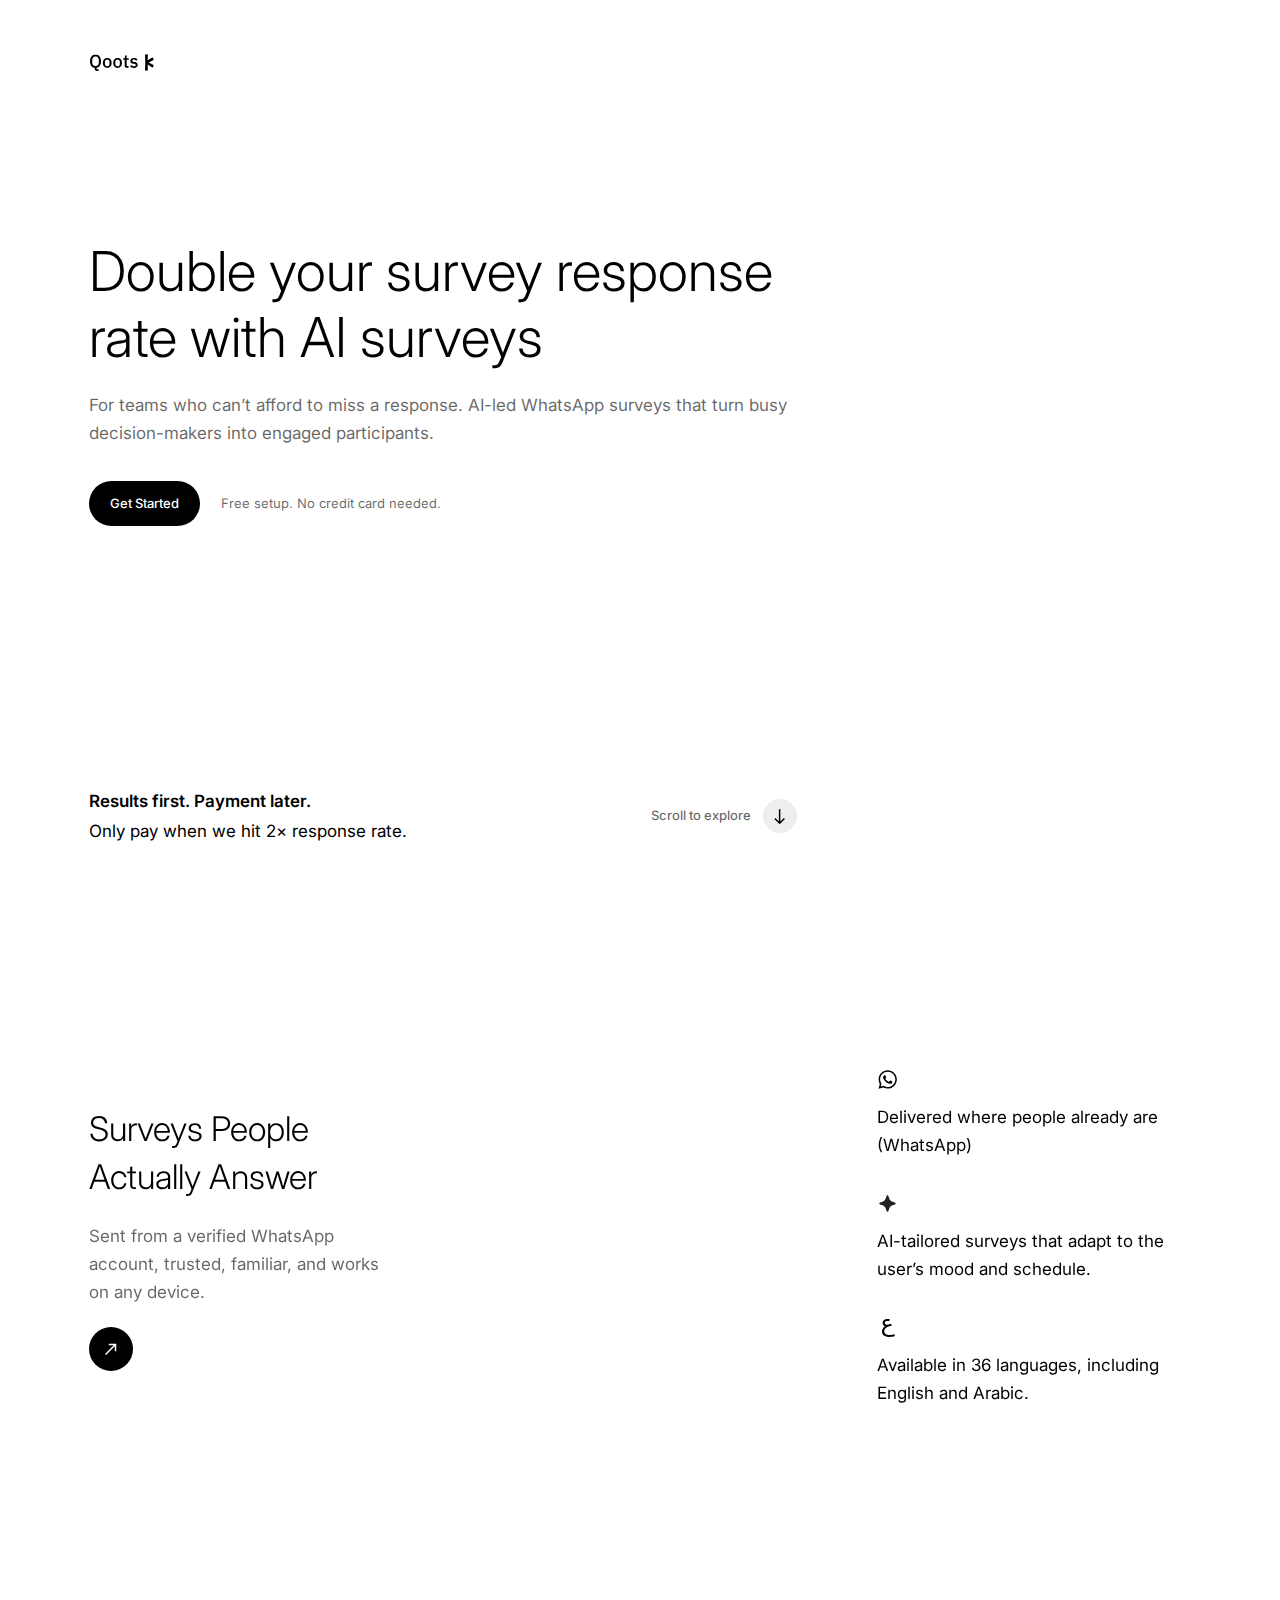
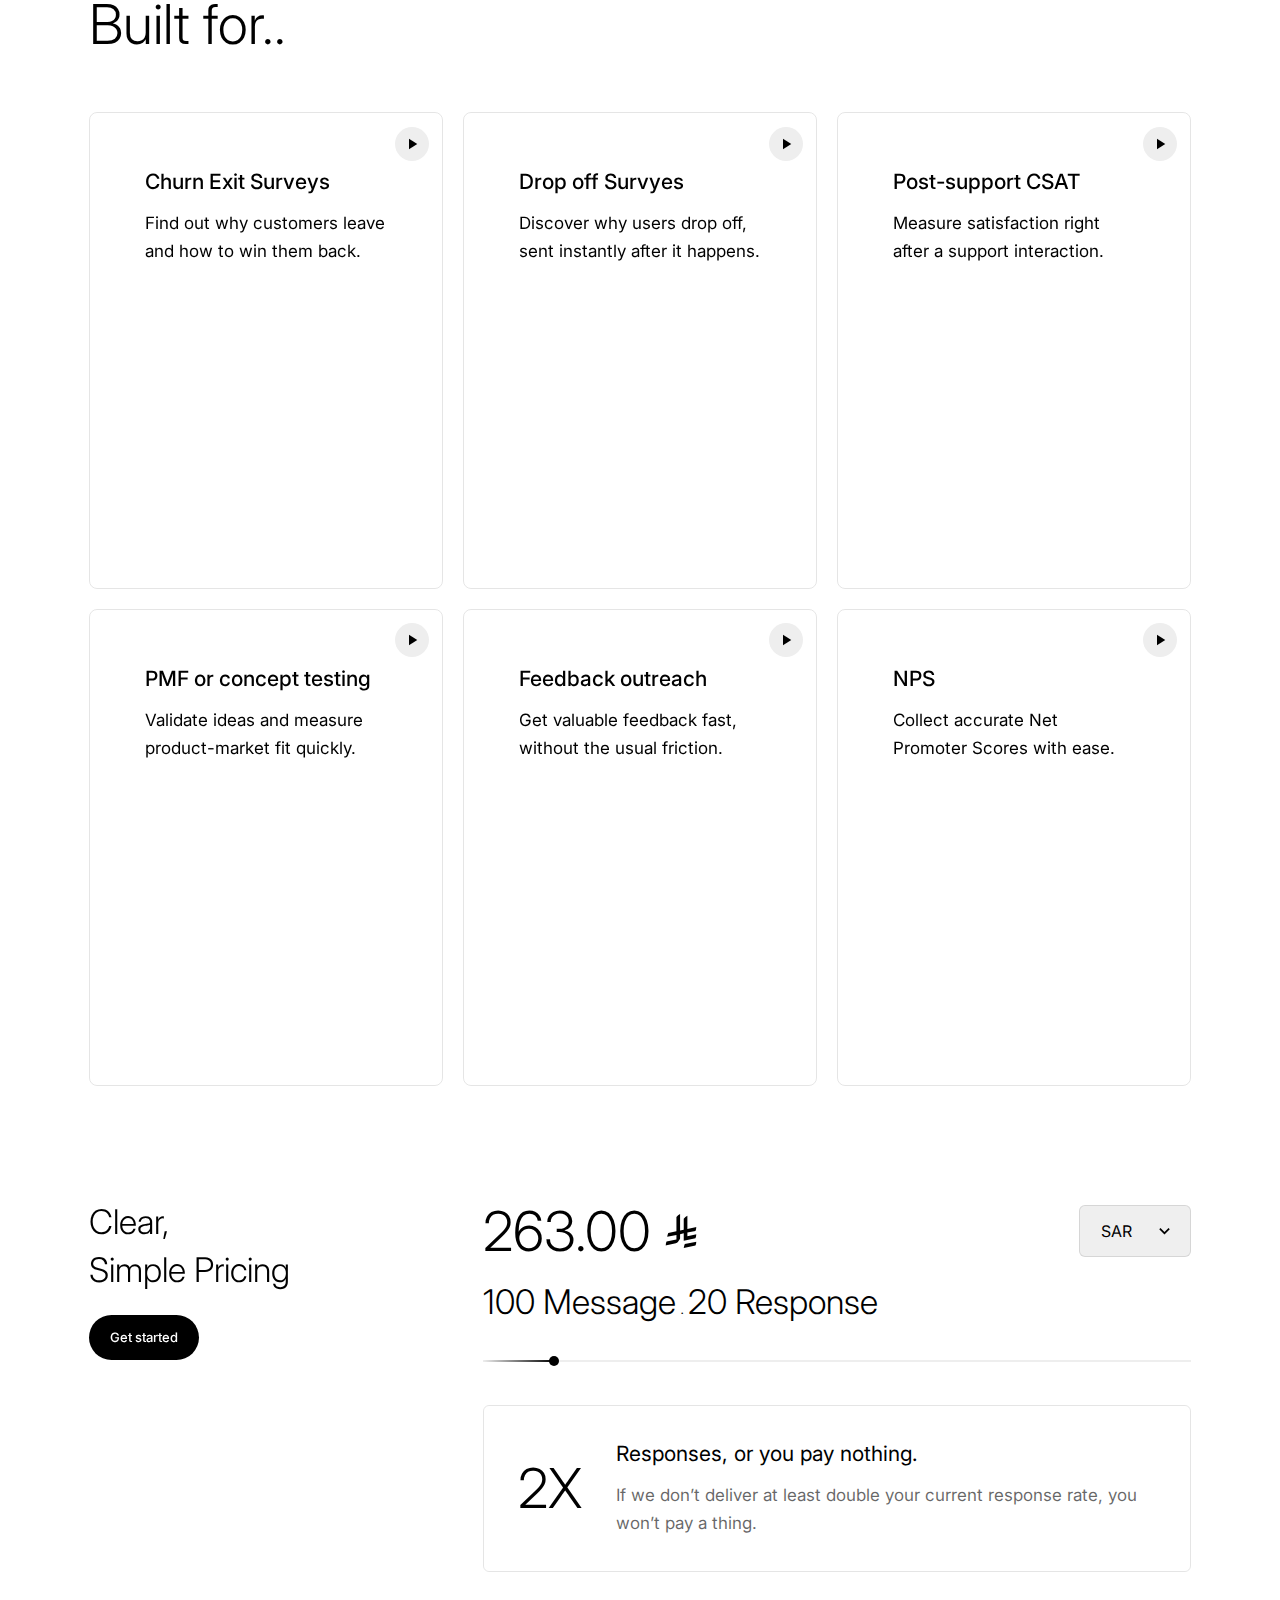
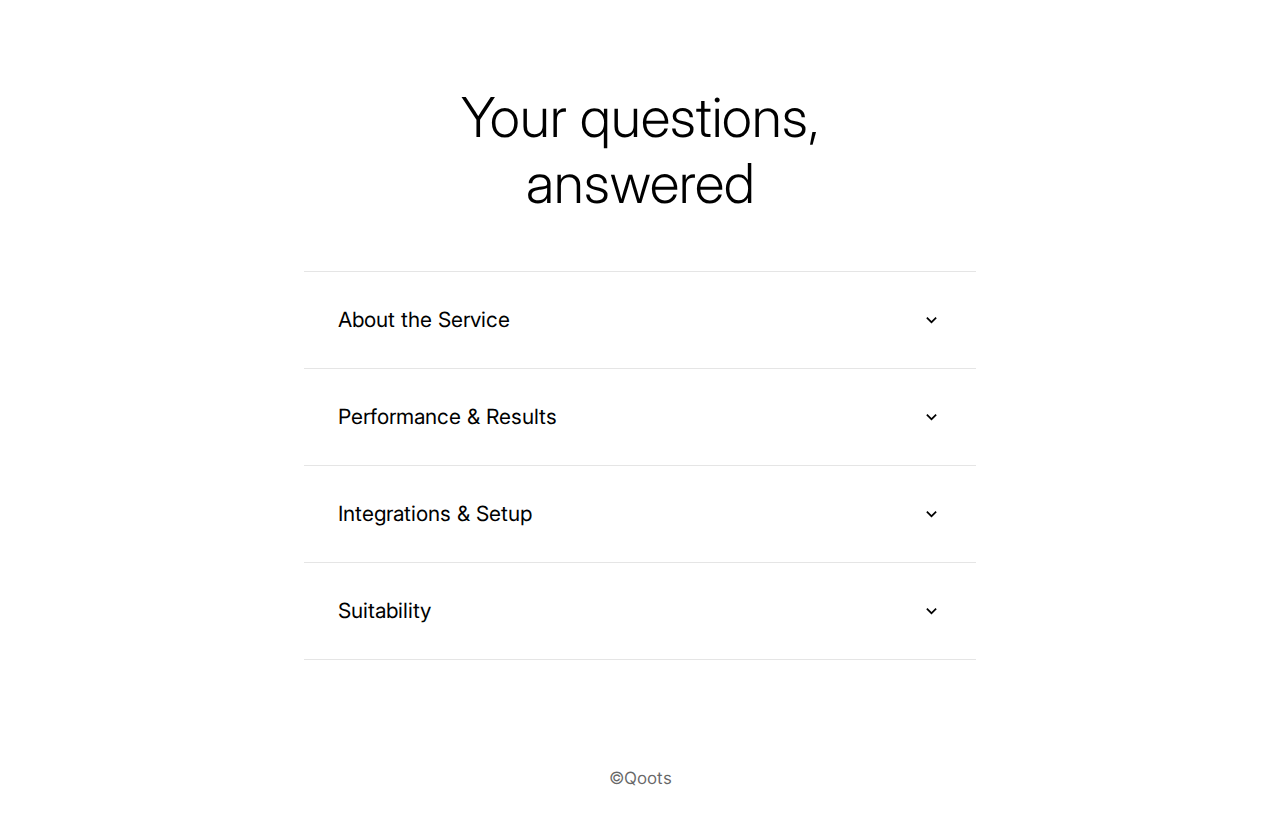
<file: index.html>
<!DOCTYPE html>
<html lang="en" dir="ltr" class="scroll-smooth">

<head>
    <meta charset="UTF-8" />
    <meta name="viewport" content="width=device-width, initial-scale=1.0" />
    <link rel="preconnect" href="https://fonts.googleapis.com" />
    <link rel="preconnect" href="https://fonts.gstatic.com" crossorigin />
    <link
        href="https://fonts.googleapis.com/css2?family=Inter:ital,opsz,wght@0,14..32,100..900;1,14..32,100..900&display=swap"
        rel="stylesheet" />
    <link href="assets/styles/styles.css" rel="stylesheet" />
    <title>DesignPeer - Ai Surveys</title>
    <meta name="description" content="---" />
    <link rel="icon" href="assets/images/favicon.ico" type="image/x-icon" sizes="16x16" />
</head>

<body class="font-Inter antialiased">
    <header class="absolute top-0 left-0 w-full py-[22px] lg:py-12 z-50">
        <div class="container">
            <a href="index.html">
                <img src="assets/images/logo.svg" width="65" height="25" alt="DesignPeer Logo" />
            </a>
        </div>
    </header>
    <main>

        <!-- HERO SECTION  -->
        <section class="flex flex-col gap-7">
            <div class="container grid grid-cols-1 lg:grid-cols-3 gap-20">
                <div class="lg:col-span-2 flex flex-col gap-20 lg:h-screen max-h-[1000px] pt-20 lg:py-14">
                    <div class="flex-1 flex flex-col justify-center gap-[34px]">
                        <div class="flex flex-col gap-[21px]">
                            <h2 class="font-light text-[34px] leading-[44px] lg:text-[55px] lg:leading-[66px]">
                                Double your survey response rate with AI surveys
                            </h2>
                            <p class="text-black/60 text-[17px] leading-[28px]">
                                For teams who can’t afford to miss a response. AI-led WhatsApp surveys that turn busy
                                decision-makers into engaged participants.
                            </p>
                        </div>
                        <div class="flex flex-col lg:flex-row lg:items-center gap-[13px] lg:gap-[21px]">
                            <a href="#" class="primary-btn py-[13px] px-[21px]">
                                Get Started
                            </a>
                            <p class="text-[13px] text-black/60 ">
                                Free setup. No credit card needed.
                            </p>
                        </div>
                    </div>

                    <div class="hidden lg:flex flex-col lg:flex-row items-center lg:justify-between gap-[21px] ">
                        <p class="flex flex-col gap-1 text-[17px] leading-[26px]">
                            <span class="font-semibold"> Results first. Payment later.</span>
                            Only pay when we hit 2× response rate.
                        </p>

                        <a href="#explore-section"
                            class="group hidden lg:flex items-center gap-3 text-[13px] text-black/60 font-medium">
                            Scroll to explore
                            <span
                                class="rounded-full bg-[#EEEEEE] inline-flex justify-center items-center size-[34px] overflow-hidden">
                                <svg class="animate-arrow-down" width="18" height="18" viewBox="0 0 18 18" fill="none"
                                    xmlns="http://www.w3.org/2000/svg">
                                    <g clip-path="url(#clip0_641_6056)">
                                        <path
                                            d="M13.9283 12.0267L12.8676 10.966L9.37542 14.4582L9.37542 2.17047L7.87459 2.17047V14.4582L4.38236 10.966L3.3217 12.0267L8.625 17.33L13.9283 12.0267Z"
                                            fill="black"></path>
                                    </g>
                                    <defs>
                                        <clipPath id="clip0_641_6056">
                                            <rect width="18" height="18" fill="white"></rect>
                                        </clipPath>
                                    </defs>
                                </svg>
                                <span class="sr-only">Scroll Down Button</span>
                            </span>
                        </a>
                    </div>
                </div>
                <div class="flex flex-col justify-end items-center relative">
                    <video class="w-full object-contain" width="400" height="560" autoplay loop muted playsinline>
                        <source src="assets/videos/hero.mp4" type="video/mp4">
                    </video>
                    <div
                        class="h-[50px] absolute bottom-0 left-0 w-full bg-gradient-to-b from-transparent to-white z-[2]">
                    </div>
                </div>
            </div>
            <div class="lg:hidden container">
                <div class="flex flex-col lg:flex-row items-center justify-center lg:justify-between gap-[21px] ">
                    <p class="flex flex-col gap-1 text-[17px] leading-[26px] text-center">
                        <span class="font-semibold"> Results first. Payment later.</span>
                        Only pay when we hit 2× response rate.
                    </p>

                    <a href="#explore-section"
                        class="group hidden lg:flex items-center gap-3 text-[13px] text-black/60 font-medium">
                        Scroll to explore
                        <span
                            class="rounded-full bg-[#EEEEEE] inline-flex justify-center items-center size-[34px] overflow-hidden">
                            <svg class="animate-arrow-down" width="18" height="18" viewBox="0 0 18 18" fill="none"
                                xmlns="http://www.w3.org/2000/svg">
                                <g clip-path="url(#clip0_641_6056)">
                                    <path
                                        d="M13.9283 12.0267L12.8676 10.966L9.37542 14.4582L9.37542 2.17047L7.87459 2.17047V14.4582L4.38236 10.966L3.3217 12.0267L8.625 17.33L13.9283 12.0267Z"
                                        fill="black"></path>
                                </g>
                                <defs>
                                    <clipPath id="clip0_641_6056">
                                        <rect width="18" height="18" fill="white"></rect>
                                    </clipPath>
                                </defs>
                            </svg>
                            <span class="sr-only">Scroll Down Button</span>
                        </span>
                    </a>
                </div>
            </div>
        </section>
        <!-- =================================================================================================================== -->

        <!-- SECTION 2 -->
        <section id="explore-section" class="pt-20 pb-10 lg:pt-24 lg:pb-14">
            <div
                class="container grid grid-cols-1 lg:grid-cols-3 gap-[21px] lg:gap-20 items-center lg:sticky lg:top-1/3">
                <div class="flex flex-col gap-[21px]">
                    <h2 class="text-[34px] text-black font-light leading-[48px]">
                        Surveys People <br />
                        Actually Answer
                    </h2>
                    <p class="text-[17px] text-black/60 leading-[28px]">
                        Sent from a verified WhatsApp account, trusted, familiar, and works on any device.
                    </p>
                    <a href="#" class="primary-btn size-[44px] items-center">
                        <svg width="18" height="18" viewBox="0 0 18 18" fill="none" xmlns="http://www.w3.org/2000/svg">
                            <g clip-path="url(#clip0_669_3212)">
                                <path
                                    d="M6.75 3.75V5.25H11.6888L3 13.9387L4.06125 15L12.75 6.31125V11.25H14.25V3.75H6.75Z"
                                    fill="white" />
                            </g>
                            <defs>
                                <clipPath id="clip0_669_3212">
                                    <rect width="18" height="18" fill="white" />
                                </clipPath>
                            </defs>
                        </svg>
                        <span class="sr-only">Explore Button</span>
                    </a>
                </div>

                <div class="flex items-center justify-center relative pb-20 lg:pb-0 lg:-mx-20">
                    <!-- <img src="assets/images/iPhone-1.png" width="313" height="643" alt="iphone" />
                    <div
                        class="absolute bottom-8 left-0 lg:left-auto lg:right-2/3 bg-white/50 backdrop-blur-[20px] p-[34px] w-[213px] border border-black/10 rounded-md flex flex-col gap-2.5">
                        <p class="text-black/70 text-[8px]">Thinking...</p>
                        <p class="text-[13px] font-medium">
                            User expressed dissatisfaction while interacting with the product,
                            I’ll ask if it’s related to his subscription usage
                        </p>
                    </div> -->
                    <video class="lg:block hidden w-full object-contain" width="400" height="408" autoplay loop muted
                        playsinline>
                        <source src="assets/videos/explore.mp4" type="video/mp4">
                    </video>

                    <video class="lg:hidden w-full object-contain" width="400" height="408" autoplay loop muted
                        playsinline>
                        <source src="assets/videos/explore-mobile.mp4" type="video/mp4">
                    </video>
                </div>

                <div class="flex flex-col gap-[34px]">
                    <div class="flex flex-col gap-[13px]">
                        <svg width="21" height="21" viewBox="0 0 21 21" fill="none" xmlns="http://www.w3.org/2000/svg">
                            <path fill-rule="evenodd" clip-rule="evenodd"
                                d="M17.1799 3.96863C15.457 2.24378 13.1659 1.29348 10.7248 1.29248C5.69509 1.29248 1.60144 5.3858 1.59948 10.4171C1.59877 12.0254 2.01897 13.5952 2.81755 14.9791L1.52295 19.7077L6.3604 18.4387C7.69323 19.1657 9.1939 19.5489 10.7212 19.5494H10.7249C10.7246 19.5494 10.7252 19.5494 10.7249 19.5494C15.754 19.5494 19.848 15.4557 19.8501 10.4243C19.851 7.98605 18.9027 5.69339 17.1799 3.96863ZM10.7248 18.0083H10.7218C9.36084 18.0078 8.02597 17.6421 6.86146 16.9511L6.58454 16.7868L3.71392 17.5397L4.48017 14.741L4.29981 14.454C3.54061 13.2464 3.13963 11.8507 3.14022 10.4176C3.14185 6.23579 6.54435 2.83367 10.7279 2.83367C12.7537 2.8343 14.6581 3.62429 16.09 5.05791C17.522 6.49153 18.3102 8.39714 18.3094 10.4237C18.3077 14.6058 14.9053 18.0083 10.7248 18.0083Z"
                                fill="black" />
                            <path fill-rule="evenodd" clip-rule="evenodd"
                                d="M14.8852 12.328C14.6572 12.2138 13.5362 11.6623 13.3272 11.5862C13.1182 11.5101 12.9662 11.472 12.8142 11.7003C12.6622 11.9285 12.2252 12.4421 12.0922 12.5943C11.9592 12.7464 11.8262 12.7656 11.5982 12.6513C11.3702 12.5372 10.6355 12.2965 9.76466 11.5197C9.0868 10.915 8.62923 10.1684 8.49617 9.9401C8.36319 9.71189 8.48202 9.58851 8.59618 9.47479C8.69875 9.37259 8.82421 9.2085 8.93823 9.07533C9.0522 8.94224 9.09021 8.84704 9.16622 8.69499C9.24223 8.54278 9.20426 8.40962 9.14722 8.29553C9.09021 8.18141 8.63423 7.05912 8.44424 6.60251C8.25911 6.15797 8.07116 6.2182 7.93118 6.21113C7.79838 6.2045 7.64618 6.20312 7.4942 6.20312C7.34221 6.20312 7.09515 6.26021 6.8862 6.48842C6.67721 6.71671 6.08813 7.26837 6.08813 8.39054C6.08813 9.51287 6.90516 10.5971 7.01917 10.7492C7.13315 10.9014 8.62697 13.2044 10.9142 14.192C11.4582 14.427 11.8829 14.5673 12.214 14.6723C12.7603 14.8459 13.2573 14.8214 13.6502 14.7627C14.0883 14.6972 14.9992 14.2111 15.1892 13.6786C15.3792 13.1459 15.3792 12.6893 15.3222 12.5943C15.2652 12.4992 15.1132 12.4421 14.8852 12.328Z"
                                fill="black" />
                        </svg>

                        <h3 class="text-[17px] text-black leading-[28px]">
                            Delivered where people already are (WhatsApp)
                        </h3>
                    </div>
                    <div class="flex flex-col gap-[13px]">
                        <svg width="21" height="21" viewBox="0 0 21 21" fill="none" xmlns="http://www.w3.org/2000/svg">
                            <g clip-path="url(#clip0_707_3582)">
                                <path
                                    d="M7.51255 13.4868C7.66463 13.6394 7.80673 13.8011 7.93794 13.9706C8.2951 14.4321 8.57222 14.9524 8.75588 15.5098L9.56856 18.0082C9.63643 18.2008 9.76256 18.3676 9.92934 18.4855C10.0963 18.6035 10.2956 18.6668 10.4999 18.6668C10.7043 18.6668 10.9035 18.6035 11.0705 18.4855C11.2193 18.3803 11.3356 18.2362 11.4073 18.0696C11.416 18.0494 11.424 18.0291 11.4313 18.0082L12.244 15.5098C12.4968 14.7501 12.9232 14.0599 13.4896 13.4939C14.056 12.9278 14.747 12.5017 15.507 12.2491L18.0074 11.4372C18.2002 11.3691 18.3671 11.2431 18.4851 11.0765C18.6032 10.9098 18.6666 10.7107 18.6666 10.5063C18.6666 10.3022 18.6032 10.1031 18.4851 9.9363C18.3671 9.7697 18.2002 9.64357 18.0074 9.5757L17.9575 9.56317L15.4571 8.75122C14.6969 8.4986 14.0061 8.07248 13.4396 7.50644C12.8732 6.9404 12.4467 6.25023 12.194 5.49055L11.3814 2.99207C11.3133 2.7995 11.1872 2.63276 11.0204 2.5148C10.8536 2.39683 10.6544 2.3335 10.4498 2.3335C10.2455 2.3335 10.0462 2.39683 9.87943 2.5148C9.71265 2.63276 9.58652 2.7995 9.51847 2.99207L8.70579 5.49055C8.45825 6.24497 8.03921 6.93169 7.48188 7.49737C6.92455 8.06305 6.24363 8.49207 5.49284 8.75122L2.99239 9.56317C2.79966 9.63123 2.6327 9.75718 2.51473 9.92378C2.39659 10.0906 2.33325 10.2896 2.33325 10.494C2.33325 10.6982 2.39659 10.8972 2.51473 11.064C2.6327 11.2306 2.79966 11.3568 2.99239 11.4246L5.49284 12.2366C6.25434 12.4905 6.94597 12.9186 7.51255 13.4868Z"
                                    fill="#212121" />
                            </g>
                            <defs>
                                <clipPath id="clip0_707_3582">
                                    <rect width="21" height="21" fill="white" />
                                </clipPath>
                            </defs>
                        </svg>

                        <h3 class="text-[17px] text-black leading-[28px]">
                            AI-tailored surveys that adapt to the user’s mood and schedule.
                        </h3>
                    </div>
                    <div class="flex flex-col gap-[13px]">
                        <svg width="21" height="21" viewBox="0 0 21 21" fill="none" xmlns="http://www.w3.org/2000/svg">
                            <path
                                d="M12.5556 20C11.6963 20 10.8222 19.9077 9.93333 19.7231C9.04444 19.5516 8.22963 19.2549 7.48889 18.833C6.74815 18.4242 6.14815 17.8703 5.68889 17.1714C5.22963 16.4857 5 15.6352 5 14.6198C5 13.6308 5.22222 12.7077 5.66667 11.8505C6.11111 10.9934 6.74074 10.2286 7.55556 9.55604C8.38519 8.87033 9.36296 8.2967 10.4889 7.83517C11.6148 7.37363 12.8519 7.04396 14.2 6.84615L14.7333 8.70549C13.5926 8.89011 12.5556 9.15385 11.6222 9.4967C10.6889 9.83956 9.88889 10.2549 9.22222 10.7429C8.57037 11.2176 8.06667 11.7582 7.71111 12.3648C7.37037 12.9846 7.2 13.6505 7.2 14.3626C7.2 14.9429 7.31111 15.4374 7.53333 15.8462C7.75556 16.2681 8.05185 16.6176 8.42222 16.8945C8.80741 17.1846 9.22963 17.4088 9.68889 17.567C10.163 17.7385 10.6444 17.8571 11.1333 17.9231C11.637 18.0022 12.1111 18.0418 12.5556 18.0418C13.4 18.0418 14.237 17.9692 15.0667 17.8242C15.9111 17.6923 16.6667 17.5011 17.3333 17.2506L18 18.9714C17.6444 19.1297 17.163 19.2879 16.5556 19.4462C15.963 19.6044 15.3111 19.7363 14.6 19.8418C13.9037 19.9473 13.2222 20 12.5556 20ZM8.66667 9.37802C8.08889 9.23297 7.56296 8.98901 7.08889 8.64615C6.62963 8.3033 6.26667 7.88791 6 7.4C5.73333 6.91209 5.6 6.38462 5.6 5.81758C5.6 4.98681 5.82222 4.28791 6.26667 3.72088C6.72593 3.15385 7.31852 2.72527 8.04444 2.43516C8.77037 2.14505 9.54815 2 10.3778 2C10.763 2 11.1481 2.02637 11.5333 2.07912C11.9333 2.13187 12.3185 2.21099 12.6889 2.31648L12.2889 4.15604C11.9778 4.09011 11.6593 4.03736 11.3333 3.9978C11.0074 3.95824 10.7185 3.93846 10.4667 3.93846C9.93333 3.93846 9.45926 4.01758 9.04444 4.17582C8.64444 4.33407 8.33333 4.55824 8.11111 4.84835C7.88889 5.12527 7.77778 5.45494 7.77778 5.83736C7.77778 6.15385 7.88148 6.45055 8.08889 6.72747C8.31111 6.99121 8.59259 7.22198 8.93333 7.41978C9.27407 7.61758 9.62222 7.76923 9.97778 7.87472C10.3481 7.98022 10.6815 8.02637 10.9778 8.01319L8.66667 9.37802Z"
                                fill="black" />
                        </svg>

                        <h3 class="text-[17px] text-black leading-[28px]">
                            Available in 36 languages, including English and Arabic.
                        </h3>
                    </div>
                </div>
            </div>
        </section>
        <!-- =================================================================================================================== -->

        <!-- SECTION 3 -->
        <section class="py-10 lg:py-14">
            <div class="container flex flex-col gap-[21px] lg:gap-[55px]">
                <h2 class="text-[34px] lg:text-[55px] font-light leading-[48px] lg:leading-[66px]">Built for..</h2>
                <div class="grid grid-cols-1 sm:grid-cols-2 lg:grid-cols-3 gap-5">
                    <!-- card1 -->
                    <div class="video-card flex flex-col border border-black/10 rounded-lg overflow-hidden relative">
                        <div class="top-2.5 end-2.5 absolute size-[41px]">
                            <svg width="41" height="41" viewBox="0 0 41 41" xmlns="http://www.w3.org/2000/svg"
                                class="absolute top-0 left-0 w-full h-full">
                                <circle cx="20.5" cy="20.5" r="20" fill="none" stroke="black" stroke-width="1"
                                    stroke-dasharray="125.66" stroke-dashoffset="125.66"
                                    transform="rotate(-90 20.5 20.5)"></circle>
                            </svg>

                            <button
                                class="play-toggle rounded-full bg-[#EEEEEE] inline-flex justify-center items-center size-[34px] absolute top-1/2 left-1/2 -translate-x-1/2 -translate-y-1/2">
                                <!-- Play icon -->
                                <svg class="icon-play" width="18" height="18" viewBox="0 0 18 18" fill="none"
                                    xmlns="http://www.w3.org/2000/svg">
                                    <path d="M6 3.75V14.25L14.25 9L6 3.75Z" fill="black" />
                                </svg>
                                <!-- Pause icon -->
                                <svg class="icon-pause hidden" width="19" height="19" viewBox="0 0 19 19" fill="none"
                                    xmlns="http://www.w3.org/2000/svg">
                                    <g clip-path="url(#clip0_647_6520)">
                                        <path d="M5 14.75H8V4.25H5V14.75ZM11 4.25V14.75H14V4.25H11Z" fill="black" />
                                    </g>
                                    <defs>
                                        <clipPath id="clip0_647_6520">
                                            <rect width="18" height="18" fill="white" transform="translate(0.5 0.5)" />
                                        </clipPath>
                                    </defs>
                                </svg>

                            </button>
                        </div>

                        <div class="px-[34px] py-[55px] lg:p-[55px] flex flex-col gap-[13px]">
                            <h3 class="text-[21px] leading-[28px] font-medium">
                                Churn Exit Surveys
                            </h3>
                            <p class="text-[17px] text-black leading-[28px]">
                                Find out why customers leave and how to win them back.
                            </p>
                        </div>

                        <div class="px-[30px] mt-auto">
                            <video class="video w-full object-contain" width="346" height="317">
                                <source src="assets/videos/churn.mp4" type="video/mp4">
                            </video>
                        </div>
                    </div>

                    <!-- card2 -->
                    <div class="video-card flex flex-col border border-black/10 rounded-lg overflow-hidden relative">
                        <div class="top-2.5 end-2.5 absolute size-[41px]">
                            <svg width="41" height="41" viewBox="0 0 41 41" xmlns="http://www.w3.org/2000/svg"
                                class="absolute top-0 left-0 w-full h-full">
                                <circle cx="20.5" cy="20.5" r="20" fill="none" stroke="black" stroke-width="1"
                                    stroke-dasharray="125.66" stroke-dashoffset="125.66"
                                    transform="rotate(-90 20.5 20.5)"></circle>
                            </svg>

                            <button
                                class="play-toggle rounded-full bg-[#EEEEEE] inline-flex justify-center items-center size-[34px] absolute top-1/2 left-1/2 -translate-x-1/2 -translate-y-1/2">
                                <!-- Play icon -->
                                <svg class="icon-play" width="18" height="18" viewBox="0 0 18 18" fill="none"
                                    xmlns="http://www.w3.org/2000/svg">
                                    <path d="M6 3.75V14.25L14.25 9L6 3.75Z" fill="black" />
                                </svg>
                                <!-- Pause icon -->
                                <svg class="icon-pause hidden" width="19" height="19" viewBox="0 0 19 19" fill="none"
                                    xmlns="http://www.w3.org/2000/svg">
                                    <g clip-path="url(#clip0_647_6520)">
                                        <path d="M5 14.75H8V4.25H5V14.75ZM11 4.25V14.75H14V4.25H11Z" fill="black" />
                                    </g>
                                    <defs>
                                        <clipPath id="clip0_647_6520">
                                            <rect width="18" height="18" fill="white" transform="translate(0.5 0.5)" />
                                        </clipPath>
                                    </defs>
                                </svg>

                            </button>
                        </div>

                        <div class="px-[34px] py-[55px] lg:p-[55px] flex flex-col gap-[13px]">
                            <h3 class="text-[21px] leading-[28px] font-medium">
                                Drop off Survyes
                            </h3>
                            <p class="text-[17px] text-black leading-[28px]">
                                Discover why users drop off, sent instantly after it happens.
                            </p>
                        </div>

                        <div class="px-[30px] mt-auto">
                            <video class="video w-full object-contain" width="346" height="317">
                                <source src="assets/videos/dropoff.mp4" type="video/mp4">
                            </video>
                        </div>
                    </div>

                    <!-- card3 -->
                    <div class="video-card flex flex-col border border-black/10 rounded-lg overflow-hidden relative">
                        <div class="top-2.5 end-2.5 absolute size-[41px]">
                            <svg width="41" height="41" viewBox="0 0 41 41" xmlns="http://www.w3.org/2000/svg"
                                class="absolute top-0 left-0 w-full h-full">
                                <circle cx="20.5" cy="20.5" r="20" fill="none" stroke="black" stroke-width="1"
                                    stroke-dasharray="125.66" stroke-dashoffset="125.66"
                                    transform="rotate(-90 20.5 20.5)"></circle>
                            </svg>

                            <button
                                class="play-toggle rounded-full bg-[#EEEEEE] inline-flex justify-center items-center size-[34px] absolute top-1/2 left-1/2 -translate-x-1/2 -translate-y-1/2">
                                <!-- Play icon -->
                                <svg class="icon-play" width="18" height="18" viewBox="0 0 18 18" fill="none"
                                    xmlns="http://www.w3.org/2000/svg">
                                    <path d="M6 3.75V14.25L14.25 9L6 3.75Z" fill="black" />
                                </svg>
                                <!-- Pause icon -->
                                <svg class="icon-pause hidden" width="19" height="19" viewBox="0 0 19 19" fill="none"
                                    xmlns="http://www.w3.org/2000/svg">
                                    <g clip-path="url(#clip0_647_6520)">
                                        <path d="M5 14.75H8V4.25H5V14.75ZM11 4.25V14.75H14V4.25H11Z" fill="black" />
                                    </g>
                                    <defs>
                                        <clipPath id="clip0_647_6520">
                                            <rect width="18" height="18" fill="white" transform="translate(0.5 0.5)" />
                                        </clipPath>
                                    </defs>
                                </svg>

                            </button>
                        </div>

                        <div class="px-[34px] py-[55px] lg:p-[55px] flex flex-col gap-[13px]">
                            <h3 class="text-[21px] leading-[28px] font-medium">
                                Post-support CSAT
                            </h3>
                            <p class="text-[17px] text-black leading-[28px]">
                                Measure satisfaction right after a support interaction.
                            </p>
                        </div>

                        <div class="px-[30px] mt-auto">
                            <video class="video w-full object-contain" width="346" height="317">
                                <source src="assets/videos/post-support.mp4" type="video/mp4">
                            </video>
                        </div>
                    </div>

                    <!-- card4 -->
                    <div class="video-card flex flex-col border border-black/10 rounded-lg overflow-hidden relative">
                        <div class="top-2.5 end-2.5 absolute size-[41px]">
                            <svg width="41" height="41" viewBox="0 0 41 41" xmlns="http://www.w3.org/2000/svg"
                                class="absolute top-0 left-0 w-full h-full">
                                <circle cx="20.5" cy="20.5" r="20" fill="none" stroke="black" stroke-width="1"
                                    stroke-dasharray="125.66" stroke-dashoffset="125.66"
                                    transform="rotate(-90 20.5 20.5)"></circle>
                            </svg>

                            <button
                                class="play-toggle rounded-full bg-[#EEEEEE] inline-flex justify-center items-center size-[34px] absolute top-1/2 left-1/2 -translate-x-1/2 -translate-y-1/2">
                                <!-- Play icon -->
                                <svg class="icon-play" width="18" height="18" viewBox="0 0 18 18" fill="none"
                                    xmlns="http://www.w3.org/2000/svg">
                                    <path d="M6 3.75V14.25L14.25 9L6 3.75Z" fill="black" />
                                </svg>
                                <!-- Pause icon -->
                                <svg class="icon-pause hidden" width="19" height="19" viewBox="0 0 19 19" fill="none"
                                    xmlns="http://www.w3.org/2000/svg">
                                    <g clip-path="url(#clip0_647_6520)">
                                        <path d="M5 14.75H8V4.25H5V14.75ZM11 4.25V14.75H14V4.25H11Z" fill="black" />
                                    </g>
                                    <defs>
                                        <clipPath id="clip0_647_6520">
                                            <rect width="18" height="18" fill="white" transform="translate(0.5 0.5)" />
                                        </clipPath>
                                    </defs>
                                </svg>

                            </button>
                        </div>

                        <div class="px-[34px] py-[55px] lg:p-[55px] flex flex-col gap-[13px]">
                            <h3 class="text-[21px] leading-[28px] font-medium">
                                PMF or concept testing
                            </h3>
                            <p class="text-[17px] text-black leading-[28px]">
                                Validate ideas and measure product-market fit quickly.
                            </p>
                        </div>

                        <div class="px-[30px] mt-auto">
                            <video class="video w-full object-contain" width="346" height="317">
                                <source src="assets/videos/PMF.mp4" type="video/mp4">
                            </video>
                        </div>
                    </div>

                    <!-- card5 -->
                    <div class="video-card flex flex-col border border-black/10 rounded-lg overflow-hidden relative">
                        <div class="top-2.5 end-2.5 absolute size-[41px]">
                            <svg width="41" height="41" viewBox="0 0 41 41" xmlns="http://www.w3.org/2000/svg"
                                class="absolute top-0 left-0 w-full h-full">
                                <circle cx="20.5" cy="20.5" r="20" fill="none" stroke="black" stroke-width="1"
                                    stroke-dasharray="125.66" stroke-dashoffset="125.66"
                                    transform="rotate(-90 20.5 20.5)"></circle>
                            </svg>

                            <button
                                class="play-toggle rounded-full bg-[#EEEEEE] inline-flex justify-center items-center size-[34px] absolute top-1/2 left-1/2 -translate-x-1/2 -translate-y-1/2">
                                <!-- Play icon -->
                                <svg class="icon-play" width="18" height="18" viewBox="0 0 18 18" fill="none"
                                    xmlns="http://www.w3.org/2000/svg">
                                    <path d="M6 3.75V14.25L14.25 9L6 3.75Z" fill="black" />
                                </svg>
                                <!-- Pause icon -->
                                <svg class="icon-pause hidden" width="19" height="19" viewBox="0 0 19 19" fill="none"
                                    xmlns="http://www.w3.org/2000/svg">
                                    <g clip-path="url(#clip0_647_6520)">
                                        <path d="M5 14.75H8V4.25H5V14.75ZM11 4.25V14.75H14V4.25H11Z" fill="black" />
                                    </g>
                                    <defs>
                                        <clipPath id="clip0_647_6520">
                                            <rect width="18" height="18" fill="white" transform="translate(0.5 0.5)" />
                                        </clipPath>
                                    </defs>
                                </svg>

                            </button>
                        </div>

                        <div class="px-[34px] py-[55px] lg:p-[55px] flex flex-col gap-[13px]">
                            <h3 class="text-[21px] leading-[28px] font-medium">
                                Feedback outreach
                            </h3>
                            <p class="text-[17px] text-black leading-[28px]">
                                Get valuable feedback fast, without the usual friction.
                            </p>
                        </div>

                        <div class="px-[30px] mt-auto">
                            <video class="video w-full object-contain" width="346" height="317">
                                <source src="assets/videos/Feedback.mp4" type="video/mp4">
                            </video>
                        </div>
                    </div>

                    <!-- card6 -->
                    <div class="video-card flex flex-col border border-black/10 rounded-lg overflow-hidden relative">
                        <div class="top-2.5 end-2.5 absolute size-[41px]">
                            <svg width="41" height="41" viewBox="0 0 41 41" xmlns="http://www.w3.org/2000/svg"
                                class="absolute top-0 left-0 w-full h-full">
                                <circle cx="20.5" cy="20.5" r="20" fill="none" stroke="black" stroke-width="1"
                                    stroke-dasharray="125.66" stroke-dashoffset="125.66"
                                    transform="rotate(-90 20.5 20.5)"></circle>
                            </svg>

                            <button
                                class="play-toggle rounded-full bg-[#EEEEEE] inline-flex justify-center items-center size-[34px] absolute top-1/2 left-1/2 -translate-x-1/2 -translate-y-1/2">
                                <!-- Play icon -->
                                <svg class="icon-play" width="18" height="18" viewBox="0 0 18 18" fill="none"
                                    xmlns="http://www.w3.org/2000/svg">
                                    <path d="M6 3.75V14.25L14.25 9L6 3.75Z" fill="black" />
                                </svg>
                                <!-- Pause icon -->
                                <svg class="icon-pause hidden" width="19" height="19" viewBox="0 0 19 19" fill="none"
                                    xmlns="http://www.w3.org/2000/svg">
                                    <g clip-path="url(#clip0_647_6520)">
                                        <path d="M5 14.75H8V4.25H5V14.75ZM11 4.25V14.75H14V4.25H11Z" fill="black" />
                                    </g>
                                    <defs>
                                        <clipPath id="clip0_647_6520">
                                            <rect width="18" height="18" fill="white" transform="translate(0.5 0.5)" />
                                        </clipPath>
                                    </defs>
                                </svg>

                            </button>
                        </div>

                        <div class="px-[34px] py-[55px] lg:p-[55px] flex flex-col gap-[13px]">
                            <h3 class="text-[21px] leading-[28px] font-medium">
                                NPS
                            </h3>
                            <p class="text-[17px] text-black leading-[28px]">
                                Collect accurate Net Promoter Scores with ease.
                            </p>
                        </div>

                        <div class="px-[30px] mt-auto">
                            <video class="video w-full object-contain" width="346" height="317">
                                <source src="assets/videos/NPS.mp4" type="video/mp4">
                            </video>
                        </div>
                    </div>

                </div>
            </div>
        </section>

        <!-- =================================================================================================================== -->

        <!-- SECTION 4  PRICING -->
        <section class="py-10 lg:py-14">
            <div class="container grid grid-cols-1 lg:grid-cols-3 gap-[55px] lg:gap-20 items-start">
                <div class="flex flex-col gap-[21px] lg:sticky lg:top-14">
                    <h2 class="font-light text-[34px] text-black leading-[48px]">
                        Clear,<br> Simple Pricing
                    </h2>
                    <a href="#" class="primary-btn py-[13px] px-[21px]">Get started</a>
                </div>
                <div class="lg:col-span-2 flex flex-col gap-[43px]">
                    <div class="flex flex-col gap-[34px]">
                        <div class="flex flex-col gap-[14px]">
                            <div class="flex flex-col lg:flex-row lg:items-center lg:justify-between gap-[21px]">
                                <label for="country"
                                    class="text-[55px] font-light leading-[66px] flex items-center gap-[13px]">
                                    <span id="price">199</span>
                                    <span id="currency-icon">
                                        <svg width="34" height="34" viewBox="0 0 34 34" fill="none"
                                            xmlns="http://www.w3.org/2000/svg">
                                            <g clip-path="url(#clip0_694_7630)">
                                                <path
                                                    d="M20.7985 30.1198C20.2445 31.3235 19.8783 32.6297 19.738 33.9996L31.461 31.5576C32.015 30.3541 32.3809 29.0476 32.5214 27.6777L20.7985 30.1198Z"
                                                    fill="black" />
                                                <path
                                                    d="M31.4611 24.2418C32.015 23.0384 32.3812 21.7319 32.5215 20.362L23.3897 22.2653V18.6065L31.4608 16.9257C32.0148 15.7223 32.3809 14.4157 32.5212 13.0459L23.3894 14.9475V1.78959C21.9901 2.55949 20.7474 3.58432 19.7373 4.79316V15.7085L16.0851 16.4692V0C14.6859 0.769634 13.4432 1.79473 12.433 3.00357V17.2296L4.26137 18.9313C3.70741 20.1347 3.34096 21.4412 3.20039 22.8111L12.433 20.8884V25.4959L2.53846 27.5563C1.98449 28.7598 1.61831 30.0663 1.47803 31.4362L11.8349 29.2794C12.678 29.1075 13.4026 28.6191 13.8737 27.9468L15.7731 25.1874V25.1868C15.9703 24.9013 16.0851 24.5571 16.0851 24.1864V20.1277L19.7373 19.3669V26.6844L31.4608 24.2413L31.4611 24.2418Z"
                                                    fill="black" />
                                            </g>
                                            <defs>
                                                <clipPath id="clip0_694_7630">
                                                    <rect width="31.0435" height="34" fill="white"
                                                        transform="translate(1.47827)" />
                                                </clipPath>
                                            </defs>
                                        </svg>
                                    </span>



                                </label>
                                <select name="country" id="country" class="order-first lg:order-last">
                                    <option value="us">USD</option>
                                    <option value="sa" selected>SAR</option>
                                    <option value="ua">AED</option>
                                </select>
                            </div>
                            <div class="flex flex-col lg:flex-row gap-1 items-baseline font-light">
                                <p class="text-[34px] leading-[48px]">
                                    <span id="messages">1000</span> Message
                                </p>
                                <span class="hidden lg:block"> . </span>
                                <p class="text-[34px] leading-[48px]">
                                    <span id="response">200</span> Response
                                </p>
                            </div>
                        </div>
                        <div class="relative h-[2px] bg-[#eee]">
                            <div id="range"
                                class="h-full w-[10%] bg-gradient-to-r from-transparent to-black absolute top-0 start-0">
                                <span
                                    class="absolute top-1/2 start-full -translate-y-1/2 -translate-x-[5px] bg-black rounded-full size-2.5"></span>
                            </div>
                            <input id="pricing-slider" type="range" step=".5" min="1" max="100" value="10" class="w-full absolute -top-1/2 -translate-y-1/2  opacity-0 left-0 appearance-none cursor-pointer 
           [&::-webkit-slider-thumb]:cursor-pointer 
           [&::-webkit-slider-runnable-track]:h-[14px] 
           [&::-moz-range-thumb]:cursor-pointer" />
                        </div>
                    </div>
                    <div
                        class="p-[34px] rounded-md border border-black/10 flex flex-col lg:flex-row lg:items-center gap-[21px] lg:gap-[34px]">
                        <span class="shrink-0 text-[55px] font-light leading-[66px]">
                            2X
                        </span>
                        <div class="flex flex-col gap-2 lg:gap-[13px]">
                            <h3 class="text-[21px] leading-[28px]">
                                Responses, or you pay nothing.
                            </h3>
                            <p class="text-[17px] leading-[28px] text-black/60">
                                If we don’t deliver at least double your current response rate, you won’t pay a thing.
                            </p>
                        </div>
                    </div>
                </div>
            </div>
        </section>
        <!-- ================================================================================================================== -->

        <!-- SECTION 5 FAQS -->
        <section class="py-10 lg:py-14">
            <div class="container flex flex-col gap-[34px] lg:gap-[55px]">
                <h2
                    class="font-light text-[34px] lg:text-[55px] text-black leading-[48px] lg:leading-[66px] text-center">
                    Your questions, <br />
                    answered
                </h2>
                <div class="max-w-2xl mx-auto">
                    <div
                        class="accordion-item flex flex-col p-[21px] lg:p-[34px] border-b border-black/10 first:border-t">
                        <button class="accordion-header flex justify-between items-center gap-2">
                            <span class="text-[21px] leading-[28px] text-start">About the Service</span>
                            <span class="accordion-icon">
                                <img src="assets/images/icons/chevron-down.svg" width="21" height="21" alt="chevron" />
                            </span>
                        </button>
                        <div class="accordion-content flex flex-col gap-[21px]">
                            <div class="flex flex-col gap-2.5 text-[17px] text-black leading-[28px] pt-[21px]">
                                <p class="font-semibold">
                                    How is this different from traditional survey tools?
                                </p>
                                <p class="text-black/70">
                                    We don’t send people to a form. We start a conversation in
                                    WhatsApp. Our AI adapts questions in real time, keeps it short
                                    when someone is busy, and digs deeper when there’s signal.
                                    It’s a done-for-you service: we design the flow, deliver it,
                                    and hand you clear insights. We also put skin in the game with
                                    a results guarantee.
                                </p>
                            </div>
                            <div class="flex flex-col gap-2.5 text-[17px] text-black leading-[28px]">
                                <p class="font-semibold">
                                    Why use WhatsApp instead of email or web links?
                                </p>
                                <p class="text-black/70">
                                    Your audience already lives in WhatsApp. No links, no logins,
                                    no new app. Messages are seen quickly, replies feel natural,
                                    and follow-ups are effortless. That removes the friction that
                                    kills response rates and gets you answers while the moment is
                                    still fresh.
                                </p>
                            </div>
                            <div class="flex flex-col gap-2.5 text-[17px] text-black leading-[28px]">
                                <p class="font-semibold">
                                    Does this work for both Arabic and English audiences?
                                </p>
                                <p class="text-black/70">
                                    Yes. Fully bilingual. We run Arabic and English natively, with
                                    culturally tuned prompts for MENA and beyond. Right-to-left
                                    layouts, Arabic copy, and verified business messaging are all
                                    supported.
                                </p>
                            </div>
                            <div class="flex flex-col gap-2.5 text-[17px] text-black leading-[28px]">
                                <p class="font-semibold">
                                    Can this be used for any type of survey, or only churn/CSAT?
                                </p>
                                <p class="text-black/70">
                                    Any survey where response and depth matter: churn exit,
                                    win–loss, NPS, post-support CSAT, PMF checks, concept tests,
                                    executive feedback, and more. We tailor the conversation to
                                    the job, then adapt in-chat to uncover the “why,” not just the
                                    score.
                                </p>
                            </div>
                            <div class="flex flex-col gap-2.5 text-[17px] text-black leading-[28px]">
                                <p class="font-semibold">
                                    Is this a product I manage or a done-for-you service?
                                </p>
                                <p class="text-black/70">
                                    It’s a done-for-you service. We handle setup, question design, delivery in WhatsApp,
                                    smart follow-ups, and the final insights. We’ll integrate with your tools if needed.
                                    You stay focused on decisions, not survey ops.
                                </p>
                            </div>
                        </div>
                    </div>
                    <div
                        class="accordion-item flex flex-col p-[21px] lg:p-[34px] border-b border-black/10 first:border-t">
                        <button class="accordion-header flex justify-between items-center gap-2">
                            <span class="text-[21px] leading-[28px] text-start">Performance & Results</span>
                            <span class="accordion-icon">
                                <img src="assets/images/icons/chevron-down.svg" width="21" height="21" alt="chevron" />
                            </span>
                        </button>
                        <div class="accordion-content flex flex-col gap-[21px]">
                            <div class="flex flex-col gap-2.5 text-[17px] text-black leading-[28px] pt-[21px]">
                                <p class="font-semibold">
                                    How much can I really expect my response rate to improve?
                                </p>
                                <p class="text-black/70">
                                    In our benchmarking, clients saw up to 3× higher response rates compared to
                                    traditional email or link-based surveys. We’re confident enough to guarantee at
                                    least 2× improvement—or you don’t pay for six months.
                                </p>
                            </div>
                            <div class="flex flex-col gap-2.5 text-[17px] text-black leading-[28px]">
                                <p class="font-semibold">
                                    How fast can I get results once I start?
                                </p>
                                <p class="text-black/70">
                                    We can launch your first survey within a few days of kickoff. Because it’s
                                    WhatsApp-native, most responses come in within 24–48 hours of sending, so you get
                                    actionable insight almost immediately.
                                </p>
                            </div>
                            <div class="flex flex-col gap-2.5 text-[17px] text-black leading-[28px]">
                                <p class="font-semibold">
                                    What happens if I don’t see 2× the response rate?
                                </p>
                                <p class="text-black/70">
                                    We waive your fees for six months. No fine print. If we can’t double your response
                                    rate, we carry the cost.
                                </p>

                            </div>
                            <div class="flex flex-col gap-2.5 text-[17px] text-black leading-[28px]">
                                <p class="font-semibold">
                                    Can your AI really adapt the questions based on answers?
                                </p>
                                <p class="text-black/70">
                                    Yes. If someone’s giving short answers or seems busy, the AI keeps it brief. If
                                    they’re engaged, it asks smart follow-up questions to go deeper. The goal is to
                                    match the tone and time of each participant, so you capture richer insights without
                                    losing them.
                                </p>
                            </div>

                        </div>
                    </div>
                    <div
                        class="accordion-item flex flex-col p-[21px] lg:p-[34px] border-b border-black/10 first:border-t">
                        <button class="accordion-header flex justify-between items-center gap-2">
                            <span class="text-[21px] leading-[28px] text-start">Integrations & Setup</span>
                            <span class="accordion-icon">
                                <img src="assets/images/icons/chevron-down.svg" width="21" height="21" alt="chevron" />
                            </span>
                        </button>
                        <div class="accordion-content flex flex-col gap-[21px]">
                            <div class="flex flex-col gap-2.5 text-[17px] text-black leading-[28px] pt-[21px]">
                                <p class="font-semibold">
                                    Can you integrate with my CRM or helpdesk system?
                                </p>
                                <p class="text-black/70">
                                    Yes. We can connect to most CRMs, helpdesks, and customer data platforms so surveys
                                    trigger automatically and insights sync back to your tools. If you have a unique
                                    setup, we can build custom connectors.
                                </p>
                            </div>
                            <div class="flex flex-col gap-2.5 text-[17px] text-black leading-[28px]">
                                <p class="font-semibold">
                                    How long does setup take?
                                </p>
                                <p class="text-black/70">
                                    Usually 2–5 business days from kickoff to launch. That includes understanding your
                                    goals, designing the conversational flow, and running a quick internal test before
                                    going live.
                                </p>

                            </div>
                            <div class="flex flex-col gap-2.5 text-[17px] text-black leading-[28px]">
                                <p class="font-semibold">
                                    Do I need a WhatsApp Business account?
                                </p>
                                <p class="text-black/70">
                                    No. We send through our verified WhatsApp Business channels. If you prefer to use
                                    your own official number, we can connect it.
                                </p>

                            </div>
                            <div class="flex flex-col gap-2.5 text-[17px] text-black leading-[28px]">
                                <p class="font-semibold">
                                    Who writes the survey questions — you or my team?
                                </p>
                                <p class="text-black/70">
                                    We do. You share your objectives, and we craft the survey conversation, then
                                    fine-tune it with you before launch. If you already have specific questions, we’ll
                                    adapt them to fit a natural WhatsApp flow.
                                </p>

                            </div>
                        </div>
                    </div>
                    <div
                        class="accordion-item flex flex-col p-[21px] lg:p-[34px] border-b border-black/10 first:border-t">
                        <button class="accordion-header flex justify-between items-center gap-2">
                            <span class="text-[21px] leading-[28px] text-start">Suitability</span>
                            <span class="accordion-icon">
                                <img src="assets/images/icons/chevron-down.svg" width="21" height="21" alt="chevron" />
                            </span>
                        </button>
                        <div class="accordion-content flex flex-col gap-[21px]">
                            <div class="flex flex-col gap-2.5 text-[17px] text-black leading-[28px] pt-[21px]">
                                <p class="font-semibold">
                                    Will this work if I have a very small customer base?
                                </p>
                                <p class="text-black/70">
                                    Yes, in fact, that’s where we shine. If every response matters, WhatsApp’s high open
                                    and reply rates give you a much better shot at hearing from most of your customers.
                                </p>
                            </div>

                            <div class="flex flex-col gap-2.5 text-[17px] text-black leading-[28px]">
                                <p class="font-semibold">
                                    Does it work for executive-level audiences?
                                </p>
                                <p class="text-black/70">
                                    Absolutely. Executives rarely click survey links, but they almost always read
                                    WhatsApp messages. We use ultra-short intros and tailored language to respect their
                                    time while still capturing meaningful feedback.
                                </p>

                            </div>
                            <div class="flex flex-col gap-2.5 text-[17px] text-black leading-[28px]">
                                <p class="font-semibold">
                                    Can this be used outside the Middle East?
                                </p>
                                <p class="text-black/70">
                                    Yes. While we’re built for MENA with full Arabic support, our WhatsApp-native
                                    approach works anywhere WhatsApp is widely used. We can run campaigns in multiple
                                    languages to reach global audiences.
                                </p>
                            </div>
                        </div>
                    </div>
                </div>
            </div>
        </section>
        <!-- ================================================================================================================== -->

    </main>
    <footer class="py-12">
        <div class="container text-center text-[17px] leading-[28px] text-black/60">
            ©Qoots
        </div>
    </footer>
    <script>
        document.addEventListener("DOMContentLoaded", function () {
            const accordions = document.querySelectorAll(".accordion-item");

            accordions.forEach((item) => {
                const header = item.querySelector(".accordion-header");

                header.addEventListener("click", () => {
                    // Close all other accordions (optional)
                    accordions.forEach((otherItem) => {
                        if (otherItem !== item) {
                            otherItem.classList.remove("active");
                            otherItem.querySelector(".accordion-content").style.maxHeight =
                                null;
                        }
                    });

                    // Toggle the clicked accordion
                    item.classList.toggle("active");

                    const content = item.querySelector(".accordion-content");
                    if (item.classList.contains("active")) {
                        content.style.maxHeight = content.scrollHeight + "px";
                    } else {
                        content.style.maxHeight = null;
                    }
                });
            });
        });

        document.addEventListener("DOMContentLoaded", function () {
            const cards = document.querySelectorAll(".video-card");
            const circumference = 125.66;

            cards.forEach(card => {
                const video = card.querySelector(".video");
                const circle = card.querySelector("circle");
                const playIcon = card.querySelector(".icon-play");
                const pauseIcon = card.querySelector(".icon-pause");

                let animationFrame;

                // Click anywhere on card
                card.addEventListener("click", () => {
                    if (video.paused) {
                        video.play();
                        playIcon.classList.add("hidden");
                        pauseIcon.classList.remove("hidden");
                        startProgress();
                    } else {
                        video.pause();
                        playIcon.classList.remove("hidden");
                        pauseIcon.classList.add("hidden");
                        cancelAnimationFrame(animationFrame);
                    }
                });

                // Animate stroke progress
                function startProgress() {
                    const duration = video.duration || 1;

                    function updateProgress() {
                        const progress = video.currentTime / duration;
                        circle.style.strokeDashoffset = circumference * (1 - progress);

                        if (!video.paused && progress < 1) {
                            animationFrame = requestAnimationFrame(updateProgress);
                        }
                    }
                    updateProgress();
                }

                // Reset on end
                video.addEventListener("ended", () => {
                    circle.style.strokeDashoffset = circumference; // back to top center
                    playIcon.classList.remove("hidden");
                    pauseIcon.classList.add("hidden");
                    console.log("video ended");

                });
            });
        });

        const slider = document.getElementById("pricing-slider");
        const priceEl = document.getElementById("price");
        const messagesEl = document.getElementById("messages");
        const responseEl = document.getElementById("response");
        const range = document.getElementById("range");
        const countrySelect = document.getElementById("country");
        const currencyIcon = document.getElementById("currency-icon");

        // SVGs for each country
        const icons = {
            sa: `<svg width="34" height="34" viewBox="0 0 34 34" fill="none" xmlns="http://www.w3.org/2000/svg">
        <g clip-path="url(#clip0_694_7630)">
            <path d="M20.7985 30.1198C20.2445 31.3235 19.8783 32.6297 19.738 33.9996L31.461 31.5576C32.015 30.3541 32.3809 29.0476 32.5214 27.6777L20.7985 30.1198Z" fill="black"></path>
            <path d="M31.4611 24.2418C32.015 23.0384 32.3812 21.7319 32.5215 20.362L23.3897 22.2653V18.6065L31.4608 16.9257C32.0148 15.7223 32.3809 14.4157 32.5212 13.0459L23.3894 14.9475V1.78959C21.9901 2.55949 20.7474 3.58432 19.7373 4.79316V15.7085L16.0851 16.4692V0C14.6859 0.769634 13.4432 1.79473 12.433 3.00357V17.2296L4.26137 18.9313C3.70741 20.1347 3.34096 21.4412 3.20039 22.8111L12.433 20.8884V25.4959L2.53846 27.5563C1.98449 28.7598 1.61831 30.0663 1.47803 31.4362L11.8349 29.2794C12.678 29.1075 13.4026 28.6191 13.8737 27.9468L15.7731 25.1874V25.1868C15.9703 24.9013 16.0851 24.5571 16.0851 24.1864V20.1277L19.7373 19.3669V26.6844L31.4608 24.2413L31.4611 24.2418Z" fill="black"></path>
        </g>
        <defs>
            <clipPath id="clip0_694_7630">
                <rect width="31.0435" height="34" fill="white" transform="translate(1.47827)"></rect>
            </clipPath>
        </defs>
    </svg>`,
            ua: `<svg width="39" height="34" viewBox="0 0 39 34" fill="none" xmlns="http://www.w3.org/2000/svg">
        <g clip-path="url(#clip0_891_20788)">
        <path d="M3.4437 0.0390805C3.4593 0.0625287 3.5451 0.168046 3.627 0.269655C4.2237 0.98092 4.6722 2.1377 4.914 3.5954C5.0739 4.55287 5.0817 4.85379 5.0817 8.50391V11.9039H3.4515C1.9617 11.9039 1.7901 11.8961 1.4976 11.8375C1.0374 11.7398 0.5616 11.4779 0.2418 11.1418C-0.0117 10.8722 -0.0039 10.8566 0.0117 11.6733C0.0312 12.3494 0.039 12.4237 0.1365 12.791C0.2925 13.3733 0.507 13.8071 0.8307 14.194C1.2714 14.7255 1.7199 15.0225 2.3595 15.2218C2.496 15.2609 2.7846 15.2766 3.8064 15.2844L5.0817 15.3039V16.9961V18.6922L3.2838 18.6805L1.4781 18.6687L1.1661 18.5437C0.7956 18.3952 0.6279 18.2857 0.2652 17.9614L0 17.723L0.0156 18.4694C0.0351 19.1611 0.039 19.2393 0.1365 19.591C0.4758 20.8338 1.2948 21.7209 2.3751 22.0101C2.6442 22.0844 2.7495 22.0883 3.8766 22.1039L5.0817 22.1195V25.6211C5.0817 27.7354 5.07 29.2947 5.0505 29.5605C5.031 29.8028 4.9686 30.2561 4.914 30.5726C4.6605 32.0303 4.2042 33.1285 3.549 33.8398L3.4164 33.9844H10.0113C13.9542 33.9844 16.9026 33.9687 17.3355 33.9492C18.096 33.9101 19.7925 33.7421 20.1747 33.66C20.2956 33.6366 20.5218 33.6014 20.67 33.5779C20.9859 33.531 21.5085 33.4216 22.2612 33.2301C23.322 32.9644 24.2892 32.6322 25.2369 32.2101C25.5333 32.0772 26.3835 31.6434 26.6097 31.5067C26.7306 31.4363 26.8749 31.3503 26.9295 31.323C27.0816 31.2409 27.3351 31.0768 27.7056 30.811C27.8889 30.6782 28.0722 30.5492 28.1112 30.5218C28.275 30.4124 28.8405 29.9395 29.0979 29.7011C30.0768 28.7984 30.8958 27.794 31.5315 26.7193C31.6212 26.563 31.7382 26.3676 31.7889 26.2855C31.9176 26.0667 32.448 24.9724 32.4987 24.8083C32.5221 24.734 32.5533 24.6559 32.5689 24.6402C32.6703 24.5074 33.2553 22.6628 33.3255 22.2602C33.3489 22.1313 33.3606 22.1117 33.4581 22.0922C33.5205 22.0805 34.4292 22.0805 35.4783 22.0883C37.5765 22.1039 37.5765 22.1039 38.0406 22.3188C38.3019 22.44 38.3799 22.4947 38.6685 22.7566C39.0468 23.0966 39.0117 23.1513 38.9883 22.2993C38.9727 21.7991 38.9532 21.4903 38.9181 21.3653C38.7855 20.8846 38.7543 20.783 38.6373 20.5407C38.2551 19.7044 37.6155 19.1064 36.7965 18.8211L36.4767 18.7039L35.1741 18.6883L33.8754 18.6687L33.891 18.2115C33.9066 17.6097 33.9066 16.4177 33.8871 15.8041L33.8715 15.3117L35.6109 15.3039C37.1007 15.2961 37.3776 15.3039 37.5414 15.3469C38.0328 15.4837 38.3643 15.6713 38.7699 16.0425L38.9961 16.2536V15.6752C38.9961 14.9874 38.961 14.6825 38.8206 14.2292C38.5437 13.3108 37.9977 12.6269 37.2177 12.2048C36.7107 11.9313 36.6795 11.9234 34.9362 11.9117C33.9144 11.9039 33.3801 11.8883 33.3528 11.8648C33.3294 11.8414 33.3099 11.8023 33.3099 11.771C33.3099 11.7398 33.2514 11.4936 33.1734 11.2278C32.2608 7.99586 30.5565 5.42828 28.0644 3.52506C27.7251 3.26322 26.8944 2.71218 26.559 2.5246C26.4303 2.45034 26.2899 2.37218 26.2548 2.34874C26.091 2.25885 25.1511 1.7977 24.9171 1.7C24.7767 1.63747 24.5934 1.55931 24.5115 1.52805C23.1348 0.930115 20.826 0.363448 19.0632 0.187586C18.7746 0.16023 18.3924 0.117241 18.2169 0.101609C17.4213 0.0117241 16.3176 0 10.0503 0C4.7541 0 3.4242 0.0117241 3.4437 0.0390805ZM16.341 1.73126C17.6592 1.80943 18.4704 1.91103 19.4181 2.14161C22.3119 2.82943 24.3477 4.28322 25.8258 6.71402C25.9623 6.94069 26.5395 8.12092 26.6253 8.35931C27.0348 9.46529 27.2337 10.1218 27.4092 10.9894C27.4521 11.2005 27.5106 11.4818 27.5379 11.6147C27.5652 11.7437 27.5769 11.8648 27.5652 11.8766C27.5457 11.8922 23.6301 11.9 18.8565 11.8961L10.179 11.8883L10.1673 6.86644C10.1634 4.10736 10.1673 1.81333 10.179 1.77034L10.1946 1.69609H12.9675C14.4885 1.69609 16.0095 1.71172 16.341 1.73126ZM27.9435 15.4211C27.9708 15.5892 27.9708 18.4421 27.9435 18.5828L27.9201 18.6883L19.0476 18.6805L10.179 18.6687L10.1712 17.0117C10.1634 16.1011 10.1712 15.343 10.179 15.3274C10.1907 15.3078 13.9698 15.2961 19.0593 15.2961H27.9201L27.9435 15.4211ZM27.5457 22.1313C27.5652 22.1899 27.4716 22.6706 27.2805 23.4522C27.0621 24.3315 26.7657 25.2186 26.4654 25.8752C26.3172 26.2113 25.9467 26.9382 25.857 27.0749C25.8141 27.1375 25.6893 27.3368 25.5801 27.5126C24.8781 28.6147 23.8758 29.6191 22.7331 30.3616C22.3158 30.6274 21.4578 31.0807 21.2277 31.151C21.1809 31.1628 21.1302 31.1862 21.1107 31.2018C21.0834 31.2253 20.7285 31.3582 20.3151 31.5067C19.5546 31.7763 18.1077 32.0694 16.9455 32.1906C16.1928 32.2648 16.0719 32.2687 13.1742 32.2687H10.1751V27.2V22.1274L18.7902 22.1117C23.5287 22.1039 27.4326 22.0922 27.4638 22.0844C27.4989 22.0805 27.534 22.1039 27.5457 22.1313Z" fill="black"/>
        </g>
        <defs>
        <clipPath id="clip0_891_20788">
        <rect width="39" height="34" fill="white"/>
        </clipPath>
        </defs>
        </svg>`,
            us: `USD`
        };

        // function updateValues() {
        //     const value = parseFloat(slider.value);
        //     const selectedCountry = countrySelect.value;

        //     // سعر الرسالة الواحدة 0.7 سنت
        //     const pricePerMessage = 0.7;

        //     // كل 5 رسائل تنتج 1 رد
        //     const responsesPer5Messages = 1;

        //     // حساب العدد الإجمالي للرسائل
        //     const messages = value * 10; // نفترض أن قيمة السلايدر تمثل الآلاف

        //     // حساب التكلفة الإجمالية
        //     const price = messages * pricePerMessage;

        //     // حساب عدد الردود (كل 5 رسائل = 1 رد)
        //     const responses = Math.floor(messages / 5);

        //     range.style.width = `${value}%`;
        //     priceEl.textContent = price.toLocaleString(undefined, { minimumFractionDigits: 2, maximumFractionDigits: 2 });
        //     messagesEl.textContent = messages.toLocaleString();
        //     responseEl.textContent = responses.toLocaleString();
        // }

        // slider.addEventListener("input", updateValues);

        // countrySelect.addEventListener("change", () => {
        //     // تغيير الأيقونة
        //     currencyIcon.innerHTML = icons[countrySelect.value];

        //     // تحديث الأرقام حسب الدولة المختارة
        //     updateValues();
        // });

        // // التهيئة الأولية
        // updateValues();
        const messageRates = {
            sa: 2.63,
            ua: 2.57,
            us: 0.7
        };

        function updateValues() {
            const value = parseFloat(slider.value);
            const selectedCountry = countrySelect.value;

            // الحصول على سعر الرسالة للدولة المحددة
            const pricePerMessage = messageRates[selectedCountry];

            // حساب عدد الرسائل (نفترض أن قيمة السلايدر تمثل الآلاف)
            const messages = value * 10;

            // حساب التكلفة الإجمالية (بالدولار)
            const price = (messages * pricePerMessage);

            // حساب عدد الردود (كل 5 رسائل = 1 رد)
            const responses = Math.floor(messages / 5);

            // تحديث واجهة المستخدم
            range.style.width = `${value}%`;
            priceEl.textContent = price.toLocaleString(undefined, {
                minimumFractionDigits: 2,
                maximumFractionDigits: 2
            });
            currencyIcon.innerHTML = icons[countrySelect.value];
            messagesEl.textContent = messages.toLocaleString();
            responseEl.textContent = responses.toLocaleString();
        }

        // إضافة مستمعي الأحداث
        slider.addEventListener("input", updateValues);
        countrySelect.addEventListener("change", updateValues);

        // التهيئة الأولية
        updateValues();
    </script>
</body>


</html>
</file>
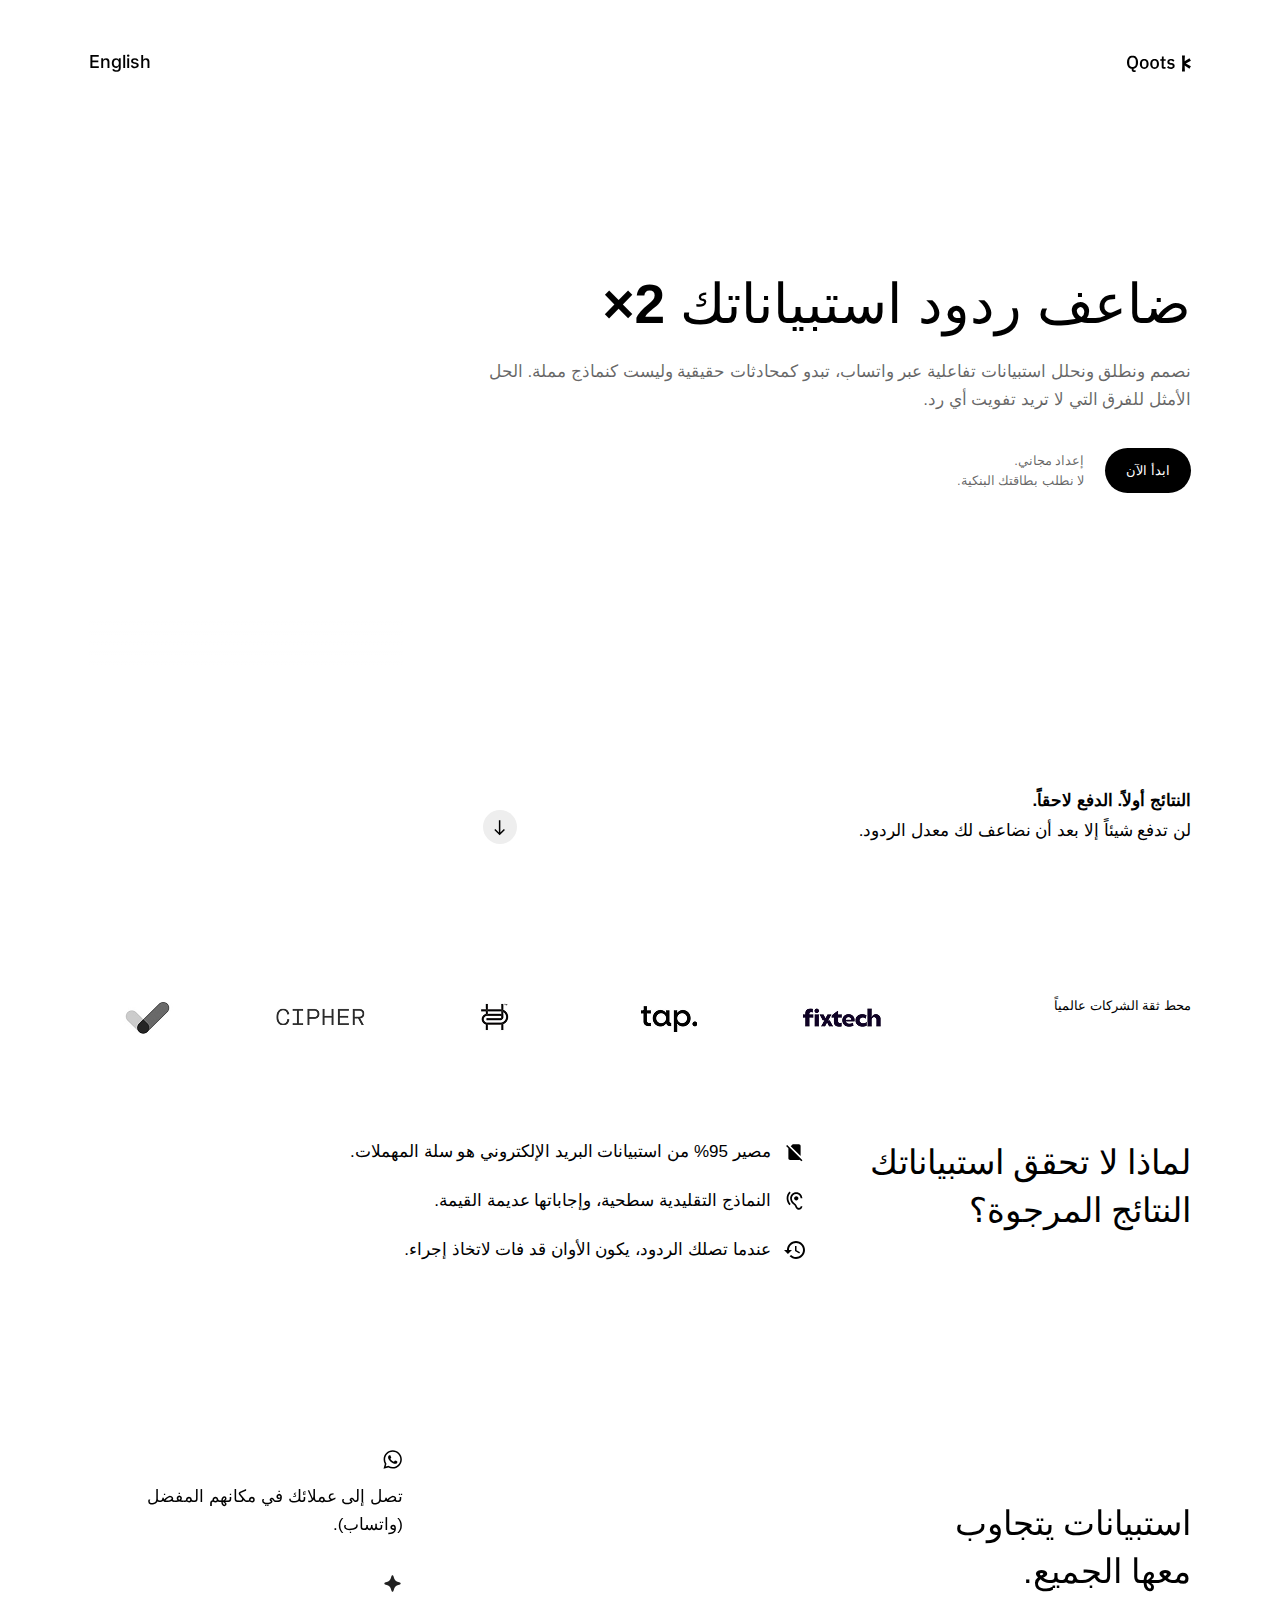
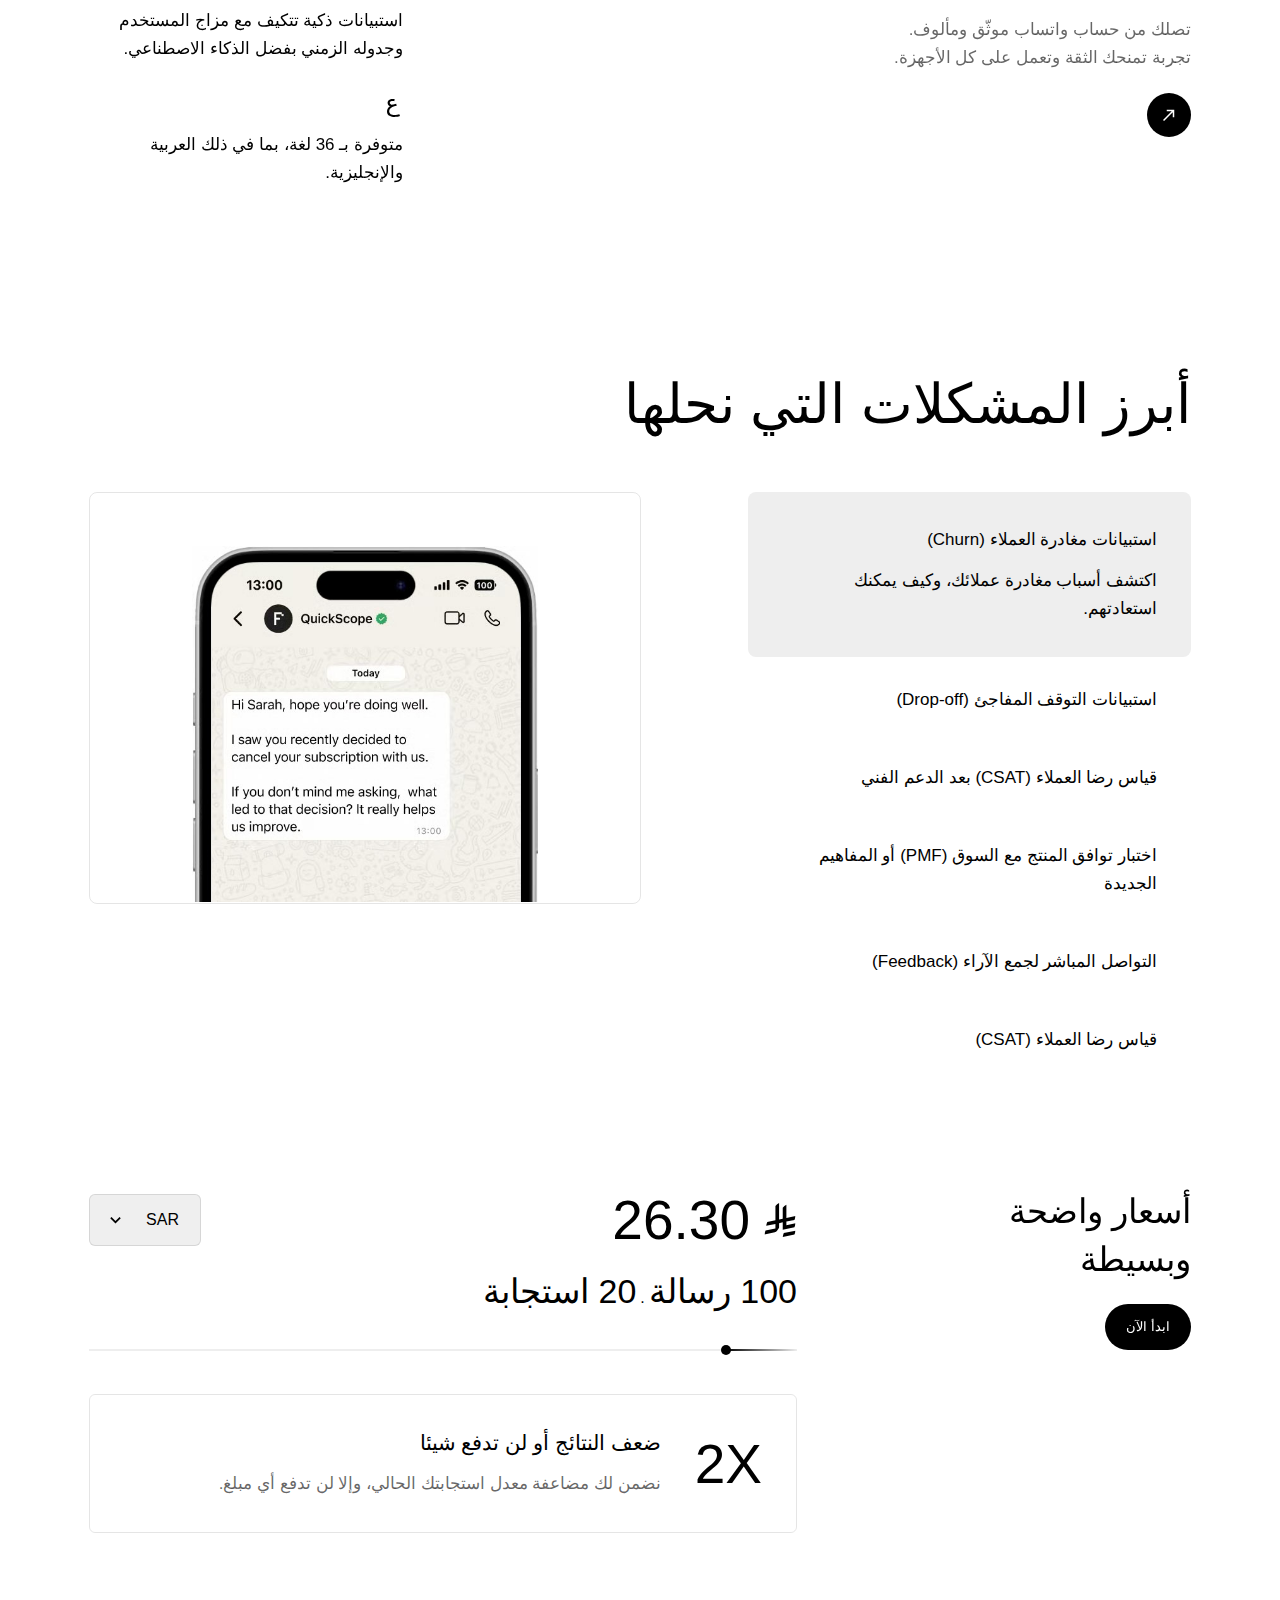
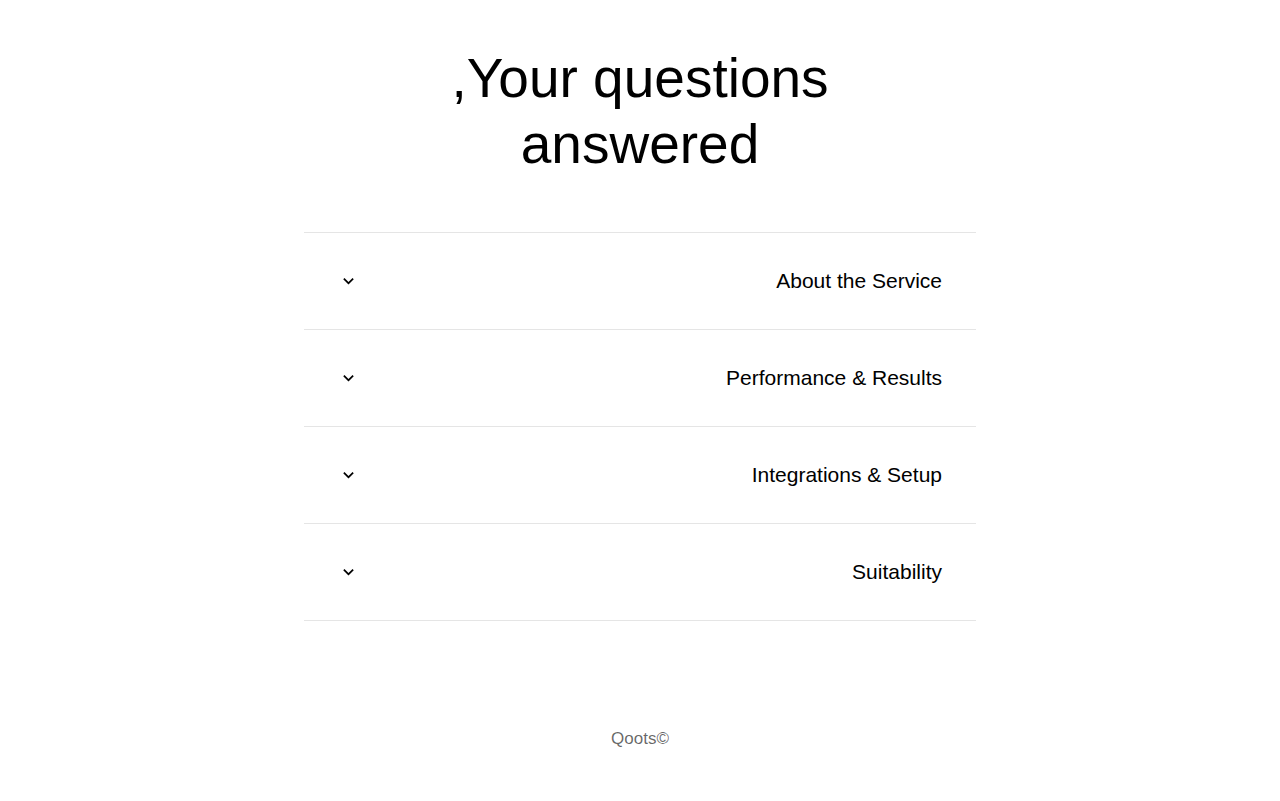
<file: arabic.html>
<!DOCTYPE html>
<html lang="ar" dir="rtl" class="scroll-smooth">

<head>
    <meta charset="UTF-8" />
    <meta name="viewport" content="width=device-width, initial-scale=1.0" />
    <link rel="preconnect" href="https://fonts.googleapis.com" />
    <link rel="preconnect" href="https://fonts.gstatic.com" crossorigin />
    <link
        href="https://fonts.googleapis.com/css2?family=Inter:ital,opsz,wght@0,14..32,100..900;1,14..32,100..900&display=swap"
        rel="stylesheet" />
    <link href="assets/styles/styles.css" rel="stylesheet" />
    <title>Qoots | Risk-Free AI WhatsApp Surveys for Higher Response Rates</title>
    <meta name="description" content="---" />
    <link rel="icon" href="assets/images/favicon.ico" type="image/x-icon" sizes="16x16" />
    <script type="text/javascript">
        (function (c, l, a, r, i, t, y) {
            c[a] = c[a] || function () { (c[a].q = c[a].q || []).push(arguments) };
            t = l.createElement(r); t.async = 1; t.src = "https://www.clarity.ms/tag/" + i;
            y = l.getElementsByTagName(r)[0]; y.parentNode.insertBefore(t, y);
        })(window, document, "clarity", "script", "sveey2eowl");
    </script>
    <script async src="https://www.googletagmanager.com/gtag/js?id=G-GZ5HVRX2MV"></script>
    <!-- <script>
        window.dataLayer = window.dataLayer || [];
        function gtag() { dataLayer.push(arguments); }
        gtag('js', new Date());

        gtag('config', 'G-GZ5HVRX2MV');
    </script> -->

    <!-- Google tag (gtag.js) -->
    <script async src="https://www.googletagmanager.com/gtag/js?id=AW-17485768382">
    </script>
    <script>
        window.dataLayer = window.dataLayer || [];
        function gtag() { dataLayer.push(arguments); }
        gtag('js', new Date());

        gtag('config', 'AW-17485768382');
    </script>
    <script>
        function gtag_report_conversion(url) {
            var callback = function () {
                if (typeof (url) != 'undefined') {
                    window.location = url;
                }
            };
            gtag('event', 'conversion', {
                'send_to': 'AW-17485768382/yhBZCK3W7IcbEL7N7pFB',
                'value': 1.0,
                'currency': 'EGP',
                'event_callback': callback
            });
            return false;
        }

    </script>
</head>

<body class="font-noto antialiased">
    <header class="absolute top-0 left-0 w-full py-[22px] lg:py-12 z-50">
        <div class="container flex items-center justify-between">
            <a href="arabic.html">
                <img src="assets/images/logo.svg" width="65" height="25" alt="DesignPeer Logo" />
            </a>
            <a href="index.html" class="font-Inter text-[18px] font-medium">
                English
            </a>
        </div>
    </header>
    <main>
        <!-- HERO SECTION  -->
        <section class="flex flex-col gap-7">
            <div class="container grid grid-cols-1 lg:grid-cols-3 gap-20 items-center">
                <div class="lg:col-span-2 flex flex-col gap-20 lg:h-screen max-h-[1000px] pt-20 lg:py-14">
                    <div class="flex-1 flex flex-col justify-center gap-[34px]">
                        <div class="flex flex-col gap-[21px]">
                            <h2 class="font-light text-[34px] leading-[44px] lg:text-[55px] lg:leading-[66px]">
                                ضاعف ردود استبياناتك
                                <span class="font-bold">2×</span>
                            </h2>
                            <p class="text-black/60 text-[17px] leading-[28px]">
                                نصمم ونطلق ونحلل استبيانات تفاعلية عبر واتساب، تبدو كمحادثات حقيقية وليست كنماذج مملة.
                                الحل الأمثل للفرق التي لا تريد تفويت أي رد.
                            </p>
                        </div>
                        <div class="flex flex-col lg:flex-row lg:items-center gap-[13px] lg:gap-[21px]">
                            <button class="primary-btn py-[13px] px-[21px]  cta-btn" onclick="gtag_report_conversion()">
                                ابدأ الآن
                            </button>
                            <p class="text-[13px] text-black/60 ">
                                إعداد مجاني.
                                <br>
                                لا نطلب بطاقتك البنكية.
                            </p>
                        </div>
                    </div>

                    <div class="hidden lg:flex flex-col lg:flex-row items-end lg:justify-between gap-[21px] ">
                        <p class="flex flex-col gap-1 text-[17px] leading-[26px]">
                            <span class="font-semibold">النتائج أولاً. الدفع لاحقاً.</span>
                            لن تدفع شيئاً إلا بعد أن نضاعف لك معدل الردود.
                        </p>

                        <a href="#explore-section"
                            class="group hidden lg:flex items-center gap-3 text-[13px] text-black/60 font-medium">
                            <span
                                class="rounded-full bg-[#EEEEEE] inline-flex justify-center items-center size-[34px] overflow-hidden">
                                <svg class="animate-arrow-down" width="18" height="18" viewBox="0 0 18 18" fill="none"
                                    xmlns="http://www.w3.org/2000/svg">
                                    <g clip-path="url(#clip0_641_6056)">
                                        <path
                                            d="M13.9283 12.0267L12.8676 10.966L9.37542 14.4582L9.37542 2.17047L7.87459 2.17047V14.4582L4.38236 10.966L3.3217 12.0267L8.625 17.33L13.9283 12.0267Z"
                                            fill="black"></path>
                                    </g>
                                    <defs>
                                        <clipPath id="clip0_641_6056">
                                            <rect width="18" height="18" fill="white"></rect>
                                        </clipPath>
                                    </defs>
                                </svg>
                                <span class="sr-only">Scroll Down Button</span>
                            </span>
                        </a>
                    </div>
                </div>
                <div class="flex flex-col justify-end items-center relative">
                    <video class="w-full object-contain" width="400" height="560" autoplay loop muted playsinline>
                        <source src="assets/videos/hero.mp4" type="video/mp4">
                    </video>
                    <div
                        class="h-[50px] absolute bottom-0 left-0 w-full bg-gradient-to-b from-transparent to-white z-[2] translate-y-[1px]">
                    </div>
                </div>
            </div>
            <div class="lg:hidden container">
                <div class="flex flex-col lg:flex-row items-center justify-center lg:justify-between gap-[21px] ">
                    <p class="flex flex-col gap-1 text-[17px] leading-[26px] text-center">
                        <span class="font-semibold"> النتائج أولاً. الدفع لاحقاً.</span>
                        لن تدفع شيئاً إلا بعد أن نضاعف لك معدل الردود.
                    </p>
                </div>
            </div>
        </section>
        <!-- =================================================================================================================== -->

        <!-- SECTION  -->
        <section class="pt-20 pb-10 lg:pt-24 lg:pb-14 flex flex-col gap-[100px]">
            <div class="container grid grid-cols-1 lg:grid-cols-4 gap-[57px]">
                <p class="font-medium text-[13px]">
                    محط ثقة الشركات عالمياً
                </p>
                <div class="lg:col-span-3 grid grid-cols-5 gap-[57px]">
                    <div class="flex items-center justify-center">
                        <img src="assets/images/client-1.png" width="" height="" alt="client">
                    </div>
                    <div class="flex items-center justify-center">
                        <img src="assets/images/client-2.png" width="" height="" alt="client">
                    </div>
                    <div class="flex items-center justify-center">
                        <img src="assets/images/client-3.png" width="" height="" alt="client">
                    </div>
                    <div class="flex items-center justify-center">
                        <img src="assets/images/client-4.png" width="" height="" alt="client">
                    </div>
                    <div class="flex items-center justify-center">
                        <img src="assets/images/client-5.png" width="" height="" alt="client">
                    </div>
                </div>
            </div>
            <div class="container grid grid-cols-1 lg:grid-cols-3 gap-[57px]">
                <p class="text-[34px] leading-[48px] font-light">
                    لماذا لا تحقق استبياناتك النتائج المرجوة؟
                </p>
                <ul class="lg:col-span-2 flex flex-col gap-[21px]">
                    <li class="flex items-center gap-[13px] text-[17px] leading-[28px]">
                        <svg width="21" height="22" viewBox="0 0 21 22" fill="none" xmlns="http://www.w3.org/2000/svg">
                            <g clip-path="url(#clip0_1056_23085)">
                                <path
                                    d="M16.6163 4.875C16.6163 3.90812 15.8419 3.125 14.875 3.125H8.75002L6.70252 5.1725L16.625 15.095L16.6163 4.875ZM3.19377 3.895L2.08252 5.00625L4.37502 7.30312V17.125C4.37502 18.0919 5.15814 18.875 6.12502 18.875H14.8838C15.19 18.875 15.4744 18.7875 15.7238 18.6519L17.3688 20.2969L18.48 19.1812L3.19377 3.895Z"
                                    fill="black" />
                            </g>
                            <defs>
                                <clipPath id="clip0_1056_23085">
                                    <rect width="21" height="21" fill="white" transform="translate(0 0.5)" />
                                </clipPath>
                            </defs>
                        </svg>
                        مصير 95% من استبيانات البريد الإلكتروني هو سلة المهملات.
                    </li>
                    <li class="flex items-center gap-[13px] text-[17px] leading-[28px]">
                        <svg width="21" height="22" viewBox="0 0 21 22" fill="none" xmlns="http://www.w3.org/2000/svg">
                            <g clip-path="url(#clip0_1056_23089)">
                                <path
                                    d="M14.875 17.9989C14.6256 17.9989 14.3806 17.9464 14.2056 17.8677C13.5888 17.5395 13.1425 17.0933 12.7094 15.7808C12.2587 14.4202 11.4231 13.777 10.6137 13.1514C9.9225 12.6177 9.205 12.0664 8.58812 10.942C8.12875 10.102 7.875 9.18766 7.875 8.37391C7.875 5.91953 9.79562 3.99891 12.25 3.99891C14.7044 3.99891 16.625 5.91953 16.625 8.37391H18.375C18.375 4.93953 15.6844 2.24891 12.25 2.24891C8.81563 2.24891 6.125 4.93953 6.125 8.37391C6.125 9.48078 6.4575 10.6927 7.05687 11.7864C7.85312 13.2345 8.79375 13.9564 9.55062 14.5427C10.2594 15.0895 10.7712 15.4833 11.0513 16.332C11.5763 17.9202 12.2544 18.817 13.4356 19.4383C13.8906 19.6439 14.3719 19.7489 14.875 19.7489C16.8044 19.7489 18.375 18.1783 18.375 16.2489H16.625C16.625 17.2158 15.8419 17.9989 14.875 17.9989ZM6.68062 2.80453L5.4425 1.56641C3.70125 3.30766 2.625 5.71391 2.625 8.37391C2.625 11.0339 3.70125 13.4402 5.4425 15.1814L6.68062 13.9433C5.25438 12.517 4.375 10.5483 4.375 8.37391C4.375 6.19953 5.25438 4.23078 6.68062 2.80453ZM10.0625 8.37391C10.0625 9.58141 11.0425 10.5614 12.25 10.5614C13.4575 10.5614 14.4375 9.58141 14.4375 8.37391C14.4375 7.16641 13.4575 6.18641 12.25 6.18641C11.0425 6.18641 10.0625 7.16641 10.0625 8.37391Z"
                                    fill="black" />
                            </g>
                            <defs>
                                <clipPath id="clip0_1056_23089">
                                    <rect width="21" height="21" fill="white" transform="translate(0 0.5)" />
                                </clipPath>
                            </defs>
                        </svg>

                        النماذج التقليدية سطحية، وإجاباتها عديمة القيمة.
                    </li>
                    <li class="flex items-center gap-[13px] text-[17px] leading-[28px]">
                        <svg width="21" height="22" viewBox="0 0 21 22" fill="none" xmlns="http://www.w3.org/2000/svg">
                            <g clip-path="url(#clip0_1056_23078)">
                                <path
                                    d="M11.995 2C7.02 2 3 6.03 3 11H0L3.895 14.895L3.965 15.04L8 11H5C5 7.135 8.135 4 12 4C15.865 4 19 7.135 19 11C19 14.865 15.865 18 12 18C10.065 18 8.32 17.21 7.055 15.945L5.64 17.36C7.265 18.99 9.51 20 11.995 20C16.97 20 21 15.97 21 11C21 6.03 16.97 2 11.995 2ZM11 7V12L15.28 14.54L16 13.325L12.5 11.25V7H11Z"
                                    fill="black" />
                            </g>
                            <defs>
                                <clipPath id="clip0_1056_23078">
                                    <rect width="21" height="21" fill="white" transform="translate(0 0.5)" />
                                </clipPath>
                            </defs>
                        </svg>
                        عندما تصلك الردود، يكون الأوان قد فات لاتخاذ إجراء.
                    </li>

                </ul>
            </div>
        </section>
        <!-- =================================================================================================================== -->

        <!-- SECTION 2 -->
        <section id="explore-section" class="py-10 lg:py-14">
            <div
                class="container grid grid-cols-1 lg:grid-cols-3 gap-[21px] lg:gap-20 items-center lg:sticky lg:top-1/3">
                <div class="flex flex-col gap-[21px]">
                    <h2 class="text-[34px] text-black font-light leading-[48px]">
                        استبيانات يتجاوب
                        <br>
                        معها الجميع.
                    </h2>
                    <p class="text-[17px] text-black/60 leading-[28px]">
                        تصلك من حساب واتساب موثّق ومألوف. تجربة تمنحك الثقة وتعمل على كل الأجهزة.
                    </p>
                    <a href="#" class="primary-btn size-[44px] items-center">
                        <svg width="18" height="18" viewBox="0 0 18 18" fill="none" xmlns="http://www.w3.org/2000/svg">
                            <g clip-path="url(#clip0_669_3212)">
                                <path
                                    d="M6.75 3.75V5.25H11.6888L3 13.9387L4.06125 15L12.75 6.31125V11.25H14.25V3.75H6.75Z"
                                    fill="white" />
                            </g>
                            <defs>
                                <clipPath id="clip0_669_3212">
                                    <rect width="18" height="18" fill="white" />
                                </clipPath>
                            </defs>
                        </svg>
                        <span class="sr-only">Explore Button</span>
                    </a>
                </div>

                <div class="flex items-center justify-center relative pb-20 lg:pb-0 lg:-mx-20">
                    <video class="lg:block hidden w-full object-contain" width="400" height="408" autoplay loop muted
                        playsinline>
                        <source src="assets/videos/explore.mp4" type="video/mp4">
                    </video>

                    <video class="lg:hidden w-full object-contain" width="400" height="408" autoplay loop muted
                        playsinline>
                        <source src="assets/videos/explore-mobile.mp4" type="video/mp4">
                    </video>
                </div>

                <div class="flex flex-col gap-[34px]">
                    <div class="flex flex-col gap-[13px]">
                        <svg width="21" height="21" viewBox="0 0 21 21" fill="none" xmlns="http://www.w3.org/2000/svg">
                            <path fill-rule="evenodd" clip-rule="evenodd"
                                d="M17.1799 3.96863C15.457 2.24378 13.1659 1.29348 10.7248 1.29248C5.69509 1.29248 1.60144 5.3858 1.59948 10.4171C1.59877 12.0254 2.01897 13.5952 2.81755 14.9791L1.52295 19.7077L6.3604 18.4387C7.69323 19.1657 9.1939 19.5489 10.7212 19.5494H10.7249C10.7246 19.5494 10.7252 19.5494 10.7249 19.5494C15.754 19.5494 19.848 15.4557 19.8501 10.4243C19.851 7.98605 18.9027 5.69339 17.1799 3.96863ZM10.7248 18.0083H10.7218C9.36084 18.0078 8.02597 17.6421 6.86146 16.9511L6.58454 16.7868L3.71392 17.5397L4.48017 14.741L4.29981 14.454C3.54061 13.2464 3.13963 11.8507 3.14022 10.4176C3.14185 6.23579 6.54435 2.83367 10.7279 2.83367C12.7537 2.8343 14.6581 3.62429 16.09 5.05791C17.522 6.49153 18.3102 8.39714 18.3094 10.4237C18.3077 14.6058 14.9053 18.0083 10.7248 18.0083Z"
                                fill="black" />
                            <path fill-rule="evenodd" clip-rule="evenodd"
                                d="M14.8852 12.328C14.6572 12.2138 13.5362 11.6623 13.3272 11.5862C13.1182 11.5101 12.9662 11.472 12.8142 11.7003C12.6622 11.9285 12.2252 12.4421 12.0922 12.5943C11.9592 12.7464 11.8262 12.7656 11.5982 12.6513C11.3702 12.5372 10.6355 12.2965 9.76466 11.5197C9.0868 10.915 8.62923 10.1684 8.49617 9.9401C8.36319 9.71189 8.48202 9.58851 8.59618 9.47479C8.69875 9.37259 8.82421 9.2085 8.93823 9.07533C9.0522 8.94224 9.09021 8.84704 9.16622 8.69499C9.24223 8.54278 9.20426 8.40962 9.14722 8.29553C9.09021 8.18141 8.63423 7.05912 8.44424 6.60251C8.25911 6.15797 8.07116 6.2182 7.93118 6.21113C7.79838 6.2045 7.64618 6.20312 7.4942 6.20312C7.34221 6.20312 7.09515 6.26021 6.8862 6.48842C6.67721 6.71671 6.08813 7.26837 6.08813 8.39054C6.08813 9.51287 6.90516 10.5971 7.01917 10.7492C7.13315 10.9014 8.62697 13.2044 10.9142 14.192C11.4582 14.427 11.8829 14.5673 12.214 14.6723C12.7603 14.8459 13.2573 14.8214 13.6502 14.7627C14.0883 14.6972 14.9992 14.2111 15.1892 13.6786C15.3792 13.1459 15.3792 12.6893 15.3222 12.5943C15.2652 12.4992 15.1132 12.4421 14.8852 12.328Z"
                                fill="black" />
                        </svg>

                        <h3 class="text-[17px] text-black leading-[28px]">
                            تصل إلى عملائك في مكانهم المفضل (واتساب).
                        </h3>
                    </div>
                    <div class="flex flex-col gap-[13px]">
                        <svg width="21" height="21" viewBox="0 0 21 21" fill="none" xmlns="http://www.w3.org/2000/svg">
                            <g clip-path="url(#clip0_707_3582)">
                                <path
                                    d="M7.51255 13.4868C7.66463 13.6394 7.80673 13.8011 7.93794 13.9706C8.2951 14.4321 8.57222 14.9524 8.75588 15.5098L9.56856 18.0082C9.63643 18.2008 9.76256 18.3676 9.92934 18.4855C10.0963 18.6035 10.2956 18.6668 10.4999 18.6668C10.7043 18.6668 10.9035 18.6035 11.0705 18.4855C11.2193 18.3803 11.3356 18.2362 11.4073 18.0696C11.416 18.0494 11.424 18.0291 11.4313 18.0082L12.244 15.5098C12.4968 14.7501 12.9232 14.0599 13.4896 13.4939C14.056 12.9278 14.747 12.5017 15.507 12.2491L18.0074 11.4372C18.2002 11.3691 18.3671 11.2431 18.4851 11.0765C18.6032 10.9098 18.6666 10.7107 18.6666 10.5063C18.6666 10.3022 18.6032 10.1031 18.4851 9.9363C18.3671 9.7697 18.2002 9.64357 18.0074 9.5757L17.9575 9.56317L15.4571 8.75122C14.6969 8.4986 14.0061 8.07248 13.4396 7.50644C12.8732 6.9404 12.4467 6.25023 12.194 5.49055L11.3814 2.99207C11.3133 2.7995 11.1872 2.63276 11.0204 2.5148C10.8536 2.39683 10.6544 2.3335 10.4498 2.3335C10.2455 2.3335 10.0462 2.39683 9.87943 2.5148C9.71265 2.63276 9.58652 2.7995 9.51847 2.99207L8.70579 5.49055C8.45825 6.24497 8.03921 6.93169 7.48188 7.49737C6.92455 8.06305 6.24363 8.49207 5.49284 8.75122L2.99239 9.56317C2.79966 9.63123 2.6327 9.75718 2.51473 9.92378C2.39659 10.0906 2.33325 10.2896 2.33325 10.494C2.33325 10.6982 2.39659 10.8972 2.51473 11.064C2.6327 11.2306 2.79966 11.3568 2.99239 11.4246L5.49284 12.2366C6.25434 12.4905 6.94597 12.9186 7.51255 13.4868Z"
                                    fill="#212121" />
                            </g>
                            <defs>
                                <clipPath id="clip0_707_3582">
                                    <rect width="21" height="21" fill="white" />
                                </clipPath>
                            </defs>
                        </svg>

                        <h3 class="text-[17px] text-black leading-[28px]">
                            استبيانات ذكية تتكيف مع مزاج المستخدم وجدوله الزمني بفضل الذكاء الاصطناعي.
                        </h3>
                    </div>
                    <div class="flex flex-col gap-[13px]">
                        <svg width="21" height="21" viewBox="0 0 21 21" fill="none" xmlns="http://www.w3.org/2000/svg">
                            <path
                                d="M12.5556 20C11.6963 20 10.8222 19.9077 9.93333 19.7231C9.04444 19.5516 8.22963 19.2549 7.48889 18.833C6.74815 18.4242 6.14815 17.8703 5.68889 17.1714C5.22963 16.4857 5 15.6352 5 14.6198C5 13.6308 5.22222 12.7077 5.66667 11.8505C6.11111 10.9934 6.74074 10.2286 7.55556 9.55604C8.38519 8.87033 9.36296 8.2967 10.4889 7.83517C11.6148 7.37363 12.8519 7.04396 14.2 6.84615L14.7333 8.70549C13.5926 8.89011 12.5556 9.15385 11.6222 9.4967C10.6889 9.83956 9.88889 10.2549 9.22222 10.7429C8.57037 11.2176 8.06667 11.7582 7.71111 12.3648C7.37037 12.9846 7.2 13.6505 7.2 14.3626C7.2 14.9429 7.31111 15.4374 7.53333 15.8462C7.75556 16.2681 8.05185 16.6176 8.42222 16.8945C8.80741 17.1846 9.22963 17.4088 9.68889 17.567C10.163 17.7385 10.6444 17.8571 11.1333 17.9231C11.637 18.0022 12.1111 18.0418 12.5556 18.0418C13.4 18.0418 14.237 17.9692 15.0667 17.8242C15.9111 17.6923 16.6667 17.5011 17.3333 17.2506L18 18.9714C17.6444 19.1297 17.163 19.2879 16.5556 19.4462C15.963 19.6044 15.3111 19.7363 14.6 19.8418C13.9037 19.9473 13.2222 20 12.5556 20ZM8.66667 9.37802C8.08889 9.23297 7.56296 8.98901 7.08889 8.64615C6.62963 8.3033 6.26667 7.88791 6 7.4C5.73333 6.91209 5.6 6.38462 5.6 5.81758C5.6 4.98681 5.82222 4.28791 6.26667 3.72088C6.72593 3.15385 7.31852 2.72527 8.04444 2.43516C8.77037 2.14505 9.54815 2 10.3778 2C10.763 2 11.1481 2.02637 11.5333 2.07912C11.9333 2.13187 12.3185 2.21099 12.6889 2.31648L12.2889 4.15604C11.9778 4.09011 11.6593 4.03736 11.3333 3.9978C11.0074 3.95824 10.7185 3.93846 10.4667 3.93846C9.93333 3.93846 9.45926 4.01758 9.04444 4.17582C8.64444 4.33407 8.33333 4.55824 8.11111 4.84835C7.88889 5.12527 7.77778 5.45494 7.77778 5.83736C7.77778 6.15385 7.88148 6.45055 8.08889 6.72747C8.31111 6.99121 8.59259 7.22198 8.93333 7.41978C9.27407 7.61758 9.62222 7.76923 9.97778 7.87472C10.3481 7.98022 10.6815 8.02637 10.9778 8.01319L8.66667 9.37802Z"
                                fill="black" />
                        </svg>

                        <h3 class="text-[17px] text-black leading-[28px]">
                            متوفرة بـ 36 لغة، بما في ذلك العربية والإنجليزية.
                        </h3>
                    </div>
                </div>
            </div>
        </section>
        <!-- =================================================================================================================== -->

        <!-- SECTION 3 -->
        <section class="py-10 lg:py-14">
            <div class="container flex flex-col gap-[21px] lg:gap-[55px]">
                <h2 class="text-[34px] lg:text-[55px] font-light leading-[48px] lg:leading-[66px]">
                    أبرز المشكلات التي نحلها
                </h2>
                <div class="grid grid-cols-1 lg:grid-cols-11 gap-[107px] items-start">
                    <ul class="lg:col-span-5 flex flex-col gap-2">
                        <li class="use-cases-card active" data-video="assets/videos/churn.mp4"
                            data-poster="assets/images/Churn.jpg">
                            <h3 class="text-[17px] text-black leading-[28px] font-medium">
                                استبيانات مغادرة العملاء (Churn)
                            </h3>
                            <p class="text-[17px] text-black leading-[28px]">
                                اكتشف أسباب مغادرة عملائك، وكيف يمكنك استعادتهم.
                            </p>
                        </li>
                        <li class="use-cases-card" data-video="assets/videos/dropoff.mp4"
                            data-poster="assets/images/dropoff.jpg">
                            <h3 class="text-[17px] text-black leading-[28px] font-medium">
                                استبيانات التوقف المفاجئ (Drop-off)
                            </h3>
                            <p class="text-[17px] text-black leading-[28px]">
                                Discover why users drop off, sent instantly after it happens.
                            </p>
                        </li>
                        <li class="use-cases-card" data-video="assets/videos/post-support.mp4"
                            data-poster="assets/images/post-support.jpg">
                            <h3 class="text-[17px] text-black leading-[28px] font-medium">
                                قياس رضا العملاء (CSAT) بعد الدعم الفني
                            </h3>
                            <p class="text-[17px] text-black leading-[28px]">
                                Measure satisfaction right after a support interaction.
                            </p>
                        </li>
                        <li class="use-cases-card" data-video="assets/videos/PMF.mp4"
                            data-poster="assets/images/PMF.jpg">
                            <h3 class="text-[17px] text-black leading-[28px] font-medium">
                                اختبار توافق المنتج مع السوق (PMF) أو المفاهيم الجديدة
                            </h3>
                            <p class="text-[17px] text-black leading-[28px]">
                                Validate ideas and measure product-market fit quickly.
                            </p>
                        </li>
                        <li class="use-cases-card" data-video="assets/videos/Feedback.mp4"
                            data-poster="assets/images/Feedback.jpg">
                            <h3 class="text-[17px] text-black leading-[28px] font-medium">
                                التواصل المباشر لجمع الآراء (Feedback)
                            </h3>
                            <p class="text-[17px] text-black leading-[28px]">
                                Get valuable feedback fast, without the usual friction.
                            </p>
                        </li>
                        <li class="use-cases-card" data-video="assets/videos/NPS.mp4"
                            data-poster="assets/images/NPS.jpg">
                            <h3 class="text-[17px] text-black leading-[28px] font-medium">
                                قياس رضا العملاء (CSAT)
                            </h3>
                            <p class="text-[17px] text-black leading-[28px]">
                                Collect accurate Net Promoter Scores with ease.
                            </p>
                        </li>
                    </ul>

                    <div class="lg:col-span-6 p-[53px] pb-0 rounded-lg border border-[#0000001A] flex justify-center">
                        <video id="useCaseVideo" class="video object-contain" width="346" height="317" muted playsinline
                            autoplay webkit-playsinline preload="metadata" poster="assets/images/Churn.jpg">
                            <source src="assets/videos/churn.mp4" type="video/mp4">
                        </video>
                    </div>
                </div>
                <!-- <div class="grid grid-cols-1 sm:grid-cols-2 lg:grid-cols-3 gap-5">
                    <div class="video-card flex flex-col border border-black/10 rounded-lg overflow-hidden relative">
                        <div class="top-2.5 end-2.5 absolute size-[41px]">
                            <svg width="41" height="41" viewBox="0 0 41 41" xmlns="http://www.w3.org/2000/svg"
                                class="absolute top-0 left-0 w-full h-full">
                                <circle cx="20.5" cy="20.5" r="20" fill="none" stroke="black" stroke-width="1"
                                    stroke-dasharray="125.66" stroke-dashoffset="125.66"
                                    transform="rotate(-90 20.5 20.5)"></circle>
                            </svg>

                            <button
                                class="play-toggle rounded-full bg-[#EEEEEE] inline-flex justify-center items-center size-[34px] absolute top-1/2 left-1/2 -translate-x-1/2 -translate-y-1/2">
                                <svg class="icon-play" width="18" height="18" viewBox="0 0 18 18" fill="none"
                                    xmlns="http://www.w3.org/2000/svg">
                                    <path d="M6 3.75V14.25L14.25 9L6 3.75Z" fill="black" />
                                </svg>
                                <svg class="icon-pause hidden" width="19" height="19" viewBox="0 0 19 19" fill="none"
                                    xmlns="http://www.w3.org/2000/svg">
                                    <g clip-path="url(#clip0_647_6520)">
                                        <path d="M5 14.75H8V4.25H5V14.75ZM11 4.25V14.75H14V4.25H11Z" fill="black" />
                                    </g>
                                    <defs>
                                        <clipPath id="clip0_647_6520">
                                            <rect width="18" height="18" fill="white" transform="translate(0.5 0.5)" />
                                        </clipPath>
                                    </defs>
                                </svg>

                            </button>
                        </div>

                        <div class="px-[34px] py-[55px] lg:p-[55px] flex flex-col gap-[13px]">
                            <h3 class="text-[21px] leading-[28px] font-medium">
                                Churn Exit Surveys
                            </h3>
                            <p class="text-[17px] text-black leading-[28px]">
                                Find out why customers leave and how to win them back.
                            </p>
                        </div>

                        <div class="px-[30px] mt-auto">
                            <video class="video w-full object-contain" width="346" height="317" muted playsinline
                                webkit-playsinline preload="metadata" poster="assets/images/Churn.jpg">
                                <source src="assets/videos/churn.mp4" type="video/mp4">
                            </video>
                        </div>
                    </div>

                    <div class="video-card flex flex-col border border-black/10 rounded-lg overflow-hidden relative">
                        <div class="top-2.5 end-2.5 absolute size-[41px]">
                            <svg width="41" height="41" viewBox="0 0 41 41" xmlns="http://www.w3.org/2000/svg"
                                class="absolute top-0 left-0 w-full h-full">
                                <circle cx="20.5" cy="20.5" r="20" fill="none" stroke="black" stroke-width="1"
                                    stroke-dasharray="125.66" stroke-dashoffset="125.66"
                                    transform="rotate(-90 20.5 20.5)"></circle>
                            </svg>

                            <button
                                class="play-toggle rounded-full bg-[#EEEEEE] inline-flex justify-center items-center size-[34px] absolute top-1/2 left-1/2 -translate-x-1/2 -translate-y-1/2">
                               
                                <svg class="icon-play" width="18" height="18" viewBox="0 0 18 18" fill="none"
                                    xmlns="http://www.w3.org/2000/svg">
                                    <path d="M6 3.75V14.25L14.25 9L6 3.75Z" fill="black" />
                                </svg>
                                
                                <svg class="icon-pause hidden" width="19" height="19" viewBox="0 0 19 19" fill="none"
                                    xmlns="http://www.w3.org/2000/svg">
                                    <g clip-path="url(#clip0_647_6520)">
                                        <path d="M5 14.75H8V4.25H5V14.75ZM11 4.25V14.75H14V4.25H11Z" fill="black" />
                                    </g>
                                    <defs>
                                        <clipPath id="clip0_647_6520">
                                            <rect width="18" height="18" fill="white" transform="translate(0.5 0.5)" />
                                        </clipPath>
                                    </defs>
                                </svg>

                            </button>
                        </div>

                        <div class="px-[34px] py-[55px] lg:p-[55px] flex flex-col gap-[13px]">
                            <h3 class="text-[21px] leading-[28px] font-medium">
                                Drop off Surveys
                            </h3>
                            <p class="text-[17px] text-black leading-[28px]">
                                Discover why users drop off, sent instantly after it happens.
                            </p>
                        </div>

                        <div class="px-[30px] mt-auto">
                            <video class="video w-full object-contain" width="346" height="317" muted playsinline
                                webkit-playsinline preload="metadata" poster="assets/images/Dropoff.jpg">
                                <source src="assets/videos/dropoff.mp4" type="video/mp4">
                            </video>
                        </div>
                    </div>

                    <div class="video-card flex flex-col border border-black/10 rounded-lg overflow-hidden relative">
                        <div class="top-2.5 end-2.5 absolute size-[41px]">
                            <svg width="41" height="41" viewBox="0 0 41 41" xmlns="http://www.w3.org/2000/svg"
                                class="absolute top-0 left-0 w-full h-full">
                                <circle cx="20.5" cy="20.5" r="20" fill="none" stroke="black" stroke-width="1"
                                    stroke-dasharray="125.66" stroke-dashoffset="125.66"
                                    transform="rotate(-90 20.5 20.5)"></circle>
                            </svg>

                            <button
                                class="play-toggle rounded-full bg-[#EEEEEE] inline-flex justify-center items-center size-[34px] absolute top-1/2 left-1/2 -translate-x-1/2 -translate-y-1/2">
                               
                                <svg class="icon-play" width="18" height="18" viewBox="0 0 18 18" fill="none"
                                    xmlns="http://www.w3.org/2000/svg">
                                    <path d="M6 3.75V14.25L14.25 9L6 3.75Z" fill="black" />
                                </svg>
                                
                                <svg class="icon-pause hidden" width="19" height="19" viewBox="0 0 19 19" fill="none"
                                    xmlns="http://www.w3.org/2000/svg">
                                    <g clip-path="url(#clip0_647_6520)">
                                        <path d="M5 14.75H8V4.25H5V14.75ZM11 4.25V14.75H14V4.25H11Z" fill="black" />
                                    </g>
                                    <defs>
                                        <clipPath id="clip0_647_6520">
                                            <rect width="18" height="18" fill="white" transform="translate(0.5 0.5)" />
                                        </clipPath>
                                    </defs>
                                </svg>

                            </button>
                        </div>

                        <div class="px-[34px] py-[55px] lg:p-[55px] flex flex-col gap-[13px]">
                            <h3 class="text-[21px] leading-[28px] font-medium">
                                Post-support CSAT
                            </h3>
                            <p class="text-[17px] text-black leading-[28px]">
                                Measure satisfaction right after a support interaction.
                            </p>
                        </div>

                        <div class="px-[30px] mt-auto">
                            <video class="video w-full object-contain" width="346" height="317" muted playsinline
                                webkit-playsinline preload="metadata" poster="assets/images/post-support.jpg">
                                <source src="assets/videos/post-support.mp4" type="video/mp4">
                            </video>
                        </div>
                    </div>

                    <div class="video-card flex flex-col border border-black/10 rounded-lg overflow-hidden relative">
                        <div class="top-2.5 end-2.5 absolute size-[41px]">
                            <svg width="41" height="41" viewBox="0 0 41 41" xmlns="http://www.w3.org/2000/svg"
                                class="absolute top-0 left-0 w-full h-full">
                                <circle cx="20.5" cy="20.5" r="20" fill="none" stroke="black" stroke-width="1"
                                    stroke-dasharray="125.66" stroke-dashoffset="125.66"
                                    transform="rotate(-90 20.5 20.5)"></circle>
                            </svg>

                            <button
                                class="play-toggle rounded-full bg-[#EEEEEE] inline-flex justify-center items-center size-[34px] absolute top-1/2 left-1/2 -translate-x-1/2 -translate-y-1/2">
                               
                                <svg class="icon-play" width="18" height="18" viewBox="0 0 18 18" fill="none"
                                    xmlns="http://www.w3.org/2000/svg">
                                    <path d="M6 3.75V14.25L14.25 9L6 3.75Z" fill="black" />
                                </svg>
                                
                                <svg class="icon-pause hidden" width="19" height="19" viewBox="0 0 19 19" fill="none"
                                    xmlns="http://www.w3.org/2000/svg">
                                    <g clip-path="url(#clip0_647_6520)">
                                        <path d="M5 14.75H8V4.25H5V14.75ZM11 4.25V14.75H14V4.25H11Z" fill="black" />
                                    </g>
                                    <defs>
                                        <clipPath id="clip0_647_6520">
                                            <rect width="18" height="18" fill="white" transform="translate(0.5 0.5)" />
                                        </clipPath>
                                    </defs>
                                </svg>

                            </button>
                        </div>

                        <div class="px-[34px] py-[55px] lg:p-[55px] flex flex-col gap-[13px]">
                            <h3 class="text-[21px] leading-[28px] font-medium">
                                PMF or Concept Testing
                            </h3>
                            <p class="text-[17px] text-black leading-[28px]">
                                Validate ideas and measure product-market fit quickly.
                            </p>
                        </div>

                        <div class="px-[30px] mt-auto">
                            <video class="video w-full object-contain" width="346" height="317" muted playsinline
                                webkit-playsinline preload="metadata" poster="assets/images/PMF.jpg">
                                <source src="assets/videos/PMF.mp4" type="video/mp4">
                            </video>
                        </div>
                    </div>

                    <div class="video-card flex flex-col border border-black/10 rounded-lg overflow-hidden relative">
                        <div class="top-2.5 end-2.5 absolute size-[41px]">
                            <svg width="41" height="41" viewBox="0 0 41 41" xmlns="http://www.w3.org/2000/svg"
                                class="absolute top-0 left-0 w-full h-full">
                                <circle cx="20.5" cy="20.5" r="20" fill="none" stroke="black" stroke-width="1"
                                    stroke-dasharray="125.66" stroke-dashoffset="125.66"
                                    transform="rotate(-90 20.5 20.5)"></circle>
                            </svg>

                            <button
                                class="play-toggle rounded-full bg-[#EEEEEE] inline-flex justify-center items-center size-[34px] absolute top-1/2 left-1/2 -translate-x-1/2 -translate-y-1/2">
                               
                                <svg class="icon-play" width="18" height="18" viewBox="0 0 18 18" fill="none"
                                    xmlns="http://www.w3.org/2000/svg">
                                    <path d="M6 3.75V14.25L14.25 9L6 3.75Z" fill="black" />
                                </svg>
                                
                                <svg class="icon-pause hidden" width="19" height="19" viewBox="0 0 19 19" fill="none"
                                    xmlns="http://www.w3.org/2000/svg">
                                    <g clip-path="url(#clip0_647_6520)">
                                        <path d="M5 14.75H8V4.25H5V14.75ZM11 4.25V14.75H14V4.25H11Z" fill="black" />
                                    </g>
                                    <defs>
                                        <clipPath id="clip0_647_6520">
                                            <rect width="18" height="18" fill="white" transform="translate(0.5 0.5)" />
                                        </clipPath>
                                    </defs>
                                </svg>

                            </button>
                        </div>

                        <div class="px-[34px] py-[55px] lg:p-[55px] flex flex-col gap-[13px]">
                            <h3 class="text-[21px] leading-[28px] font-medium">
                                Feedback Outreach
                            </h3>
                            <p class="text-[17px] text-black leading-[28px]">
                                Get valuable feedback fast, without the usual friction.
                            </p>
                        </div>

                        <div class="px-[30px] mt-auto">
                            <video class="video w-full object-contain" width="346" height="317" muted playsinline
                                webkit-playsinline preload="metadata" poster="assets/images/Feedback.jpg">
                                <source src="assets/videos/Feedback.mp4" type="video/mp4">
                            </video>
                        </div>
                    </div>

                    <div class="video-card flex flex-col border border-black/10 rounded-lg overflow-hidden relative">
                        <div class="top-2.5 end-2.5 absolute size-[41px]">
                            <svg width="41" height="41" viewBox="0 0 41 41" xmlns="http://www.w3.org/2000/svg"
                                class="absolute top-0 left-0 w-full h-full">
                                <circle cx="20.5" cy="20.5" r="20" fill="none" stroke="black" stroke-width="1"
                                    stroke-dasharray="125.66" stroke-dashoffset="125.66"
                                    transform="rotate(-90 20.5 20.5)"></circle>
                            </svg>

                            <button
                                class="play-toggle rounded-full bg-[#EEEEEE] inline-flex justify-center items-center size-[34px] absolute top-1/2 left-1/2 -translate-x-1/2 -translate-y-1/2">
                               
                                <svg class="icon-play" width="18" height="18" viewBox="0 0 18 18" fill="none"
                                    xmlns="http://www.w3.org/2000/svg">
                                    <path d="M6 3.75V14.25L14.25 9L6 3.75Z" fill="black" />
                                </svg>
                                
                                <svg class="icon-pause hidden" width="19" height="19" viewBox="0 0 19 19" fill="none"
                                    xmlns="http://www.w3.org/2000/svg">
                                    <g clip-path="url(#clip0_647_6520)">
                                        <path d="M5 14.75H8V4.25H5V14.75ZM11 4.25V14.75H14V4.25H11Z" fill="black" />
                                    </g>
                                    <defs>
                                        <clipPath id="clip0_647_6520">
                                            <rect width="18" height="18" fill="white" transform="translate(0.5 0.5)" />
                                        </clipPath>
                                    </defs>
                                </svg>

                            </button>
                        </div>

                        <div class="px-[34px] py-[55px] lg:p-[55px] flex flex-col gap-[13px]">
                            <h3 class="text-[21px] leading-[28px] font-medium">
                                NPS
                            </h3>
                            <p class="text-[17px] text-black leading-[28px]">
                                Collect accurate Net Promoter Scores with ease.
                            </p>
                        </div>

                        <div class="px-[30px] mt-auto">
                            <video class="video w-full object-contain" width="346" height="317" muted playsinline
                                webkit-playsinline preload="metadata" poster="assets/images/NPS.jpg">
                                <source src="assets/videos/NPS.mp4" type="video/mp4">
                            </video>
                        </div>
                    </div>

                </div> -->
            </div>
        </section>

        <!-- =================================================================================================================== -->

        <!-- SECTION 4  PRICING -->
        <section class="py-10 lg:py-14">
            <div class="container grid grid-cols-1 lg:grid-cols-3 gap-[55px] lg:gap-20 items-start">
                <div class="flex flex-col gap-[21px] lg:sticky lg:top-14">
                    <h2 class="font-light text-[34px] text-black leading-[48px]">
                        أسعار واضحة
                        <br>
                        وبسيطة
                    </h2>
                    <button class="primary-btn py-[13px] px-[21px] cta-btn" onclick="gtag_report_conversion()">
                        ابدأ الآن</button>
                </div>
                <div class="lg:col-span-2 flex flex-col gap-[43px]">
                    <div class="flex flex-col gap-[34px]">
                        <div class="flex flex-col gap-[14px]">
                            <div class="flex flex-col lg:flex-row lg:items-center lg:justify-between gap-[21px]">
                                <label for="country"
                                    class="text-[55px] font-light leading-[66px] flex items-center gap-[13px]">
                                    <span id="currency-icon">
                                        <svg width="34" height="34" viewBox="0 0 34 34" fill="none"
                                            xmlns="http://www.w3.org/2000/svg">
                                            <g clip-path="url(#clip0_694_7630)">
                                                <path
                                                    d="M20.7985 30.1198C20.2445 31.3235 19.8783 32.6297 19.738 33.9996L31.461 31.5576C32.015 30.3541 32.3809 29.0476 32.5214 27.6777L20.7985 30.1198Z"
                                                    fill="black" />
                                                <path
                                                    d="M31.4611 24.2418C32.015 23.0384 32.3812 21.7319 32.5215 20.362L23.3897 22.2653V18.6065L31.4608 16.9257C32.0148 15.7223 32.3809 14.4157 32.5212 13.0459L23.3894 14.9475V1.78959C21.9901 2.55949 20.7474 3.58432 19.7373 4.79316V15.7085L16.0851 16.4692V0C14.6859 0.769634 13.4432 1.79473 12.433 3.00357V17.2296L4.26137 18.9313C3.70741 20.1347 3.34096 21.4412 3.20039 22.8111L12.433 20.8884V25.4959L2.53846 27.5563C1.98449 28.7598 1.61831 30.0663 1.47803 31.4362L11.8349 29.2794C12.678 29.1075 13.4026 28.6191 13.8737 27.9468L15.7731 25.1874V25.1868C15.9703 24.9013 16.0851 24.5571 16.0851 24.1864V20.1277L19.7373 19.3669V26.6844L31.4608 24.2413L31.4611 24.2418Z"
                                                    fill="black" />
                                            </g>
                                            <defs>
                                                <clipPath id="clip0_694_7630">
                                                    <rect width="31.0435" height="34" fill="white"
                                                        transform="translate(1.47827)" />
                                                </clipPath>
                                            </defs>
                                        </svg>
                                    </span>
                                    <span id="price">199</span>

                                </label>
                                <select name="country" id="country" class="order-first lg:order-last">
                                    <option value="us">USD</option>
                                    <option value="sa" selected>SAR</option>
                                    <option value="ua">AED</option>
                                </select>
                            </div>
                            <div class="flex flex-col lg:flex-row gap-1 items-baseline font-light">
                                <p class="text-[34px] leading-[48px]">
                                    <span id="messages">1000</span> رسالة
                                </p>
                                <span class="hidden lg:block"> . </span>
                                <p class="text-[34px] leading-[48px]">
                                    <span id="response">200</span> استجابة
                                </p>
                            </div>
                        </div>
                        <div class="relative h-[2px] bg-[#eee]">
                            <div id="range"
                                class="h-full w-[10%] bg-gradient-to-l from-transparent to-black absolute top-0 start-0">
                                <span
                                    class="absolute top-1/2 start-full -translate-y-1/2 translate-x-[5px] bg-black rounded-full size-2.5"></span>
                            </div>
                            <input id="pricing-slider" type="range" step="10" min="10" max="101" value="10" class="w-full absolute -top-1/2 -translate-y-1/2  opacity-0 left-0 appearance-none cursor-pointer 
           [&::-webkit-slider-thumb]:cursor-pointer 
           [&::-webkit-slider-runnable-track]:h-[14px] 
           [&::-moz-range-thumb]:cursor-pointer" />
                        </div>
                    </div>
                    <div
                        class="p-[34px] rounded-md border border-black/10 flex flex-col lg:flex-row lg:items-center gap-[21px] lg:gap-[34px]">
                        <span class="shrink-0 text-[55px] font-light leading-[66px]">
                            2X
                        </span>
                        <div class="flex flex-col gap-2 lg:gap-[13px]">
                            <h3 class="text-[21px] leading-[28px]">
                                ضعف النتائج أو لن تدفع شيئا
                            </h3>
                            <p class="text-[17px] leading-[28px] text-black/60">
                                نضمن لك مضاعفة معدل استجابتك الحالي، وإلا لن تدفع أي مبلغ.
                            </p>
                        </div>
                    </div>
                </div>
            </div>
        </section>
        <!-- ================================================================================================================== -->

        <!-- SECTION 5 FAQS -->
        <section class="py-10 lg:py-14">
            <div class="container flex flex-col gap-[34px] lg:gap-[55px]">
                <h2
                    class="font-light text-[34px] lg:text-[55px] text-black leading-[48px] lg:leading-[66px] text-center">
                    Your questions, <br />
                    answered
                </h2>
                <div class="max-w-2xl mx-auto">
                    <div
                        class="accordion-item flex flex-col p-[21px] lg:p-[34px] border-b border-black/10 first:border-t">
                        <button class="accordion-header flex justify-between items-center gap-2">
                            <span class="text-[21px] leading-[28px] text-start">About the Service</span>
                            <span class="accordion-icon">
                                <img src="assets/images/icons/chevron-down.svg" width="21" height="21" alt="chevron" />
                            </span>
                        </button>
                        <div class="accordion-content flex flex-col gap-[21px]">
                            <div class="flex flex-col gap-2.5 text-[17px] text-black leading-[28px] pt-[21px]">
                                <p class="font-semibold">
                                    How is this different from traditional survey tools?
                                </p>
                                <p class="text-black/70">
                                    We don’t send people to a form. We start a conversation in
                                    WhatsApp. Our AI adapts questions in real time, keeps it short
                                    when someone is busy, and digs deeper when there’s signal.
                                    It’s a done-for-you service: we design the flow, deliver it,
                                    and hand you clear insights. We also put skin in the game with
                                    a results guarantee.
                                </p>
                            </div>
                            <div class="flex flex-col gap-2.5 text-[17px] text-black leading-[28px]">
                                <p class="font-semibold">
                                    Why use WhatsApp instead of email or web links?
                                </p>
                                <p class="text-black/70">
                                    Your audience already lives in WhatsApp. No links, no logins,
                                    no new app. Messages are seen quickly, replies feel natural,
                                    and follow-ups are effortless. That removes the friction that
                                    kills response rates and gets you answers while the moment is
                                    still fresh.
                                </p>
                            </div>
                            <div class="flex flex-col gap-2.5 text-[17px] text-black leading-[28px]">
                                <p class="font-semibold">
                                    Does this work for both Arabic and English audiences?
                                </p>
                                <p class="text-black/70">
                                    Yes. Fully bilingual. We run Arabic and English natively, with
                                    culturally tuned prompts for MENA and beyond. Right-to-left
                                    layouts, Arabic copy, and verified business messaging are all
                                    supported.
                                </p>
                            </div>
                            <div class="flex flex-col gap-2.5 text-[17px] text-black leading-[28px]">
                                <p class="font-semibold">
                                    Can this be used for any type of survey, or only churn/CSAT?
                                </p>
                                <p class="text-black/70">
                                    Any survey where response and depth matter: churn exit,
                                    win–loss, NPS, post-support CSAT, PMF checks, concept tests,
                                    executive feedback, and more. We tailor the conversation to
                                    the job, then adapt in-chat to uncover the “why,” not just the
                                    score.
                                </p>
                            </div>
                            <div class="flex flex-col gap-2.5 text-[17px] text-black leading-[28px]">
                                <p class="font-semibold">
                                    Is this a product I manage or a done-for-you service?
                                </p>
                                <p class="text-black/70">
                                    It’s a done-for-you service. We handle setup, question design, delivery in WhatsApp,
                                    smart follow-ups, and the final insights. We’ll integrate with your tools if needed.
                                    You stay focused on decisions, not survey ops.
                                </p>
                            </div>
                        </div>
                    </div>
                    <div
                        class="accordion-item flex flex-col p-[21px] lg:p-[34px] border-b border-black/10 first:border-t">
                        <button class="accordion-header flex justify-between items-center gap-2">
                            <span class="text-[21px] leading-[28px] text-start">Performance & Results</span>
                            <span class="accordion-icon">
                                <img src="assets/images/icons/chevron-down.svg" width="21" height="21" alt="chevron" />
                            </span>
                        </button>
                        <div class="accordion-content flex flex-col gap-[21px]">
                            <div class="flex flex-col gap-2.5 text-[17px] text-black leading-[28px] pt-[21px]">
                                <p class="font-semibold">
                                    How much can I really expect my response rate to improve?
                                </p>
                                <p class="text-black/70">
                                    In our benchmarking, clients saw up to 3× higher response rates compared to
                                    traditional email or link-based surveys. We’re confident enough to guarantee at
                                    least 2× improvement—or you don’t pay for six months.
                                </p>
                            </div>
                            <div class="flex flex-col gap-2.5 text-[17px] text-black leading-[28px]">
                                <p class="font-semibold">
                                    How fast can I get results once I start?
                                </p>
                                <p class="text-black/70">
                                    We can launch your first survey within a few days of kickoff. Because it’s
                                    WhatsApp-native, most responses come in within 24–48 hours of sending, so you get
                                    actionable insight almost immediately.
                                </p>
                            </div>
                            <div class="flex flex-col gap-2.5 text-[17px] text-black leading-[28px]">
                                <p class="font-semibold">
                                    What happens if I don’t see 2× the response rate?
                                </p>
                                <p class="text-black/70">
                                    We waive your fees for six months. No fine print. If we can’t double your response
                                    rate, we carry the cost.
                                </p>

                            </div>
                            <div class="flex flex-col gap-2.5 text-[17px] text-black leading-[28px]">
                                <p class="font-semibold">
                                    Can your AI really adapt the questions based on answers?
                                </p>
                                <p class="text-black/70">
                                    Yes. If someone’s giving short answers or seems busy, the AI keeps it brief. If
                                    they’re engaged, it asks smart follow-up questions to go deeper. The goal is to
                                    match the tone and time of each participant, so you capture richer insights without
                                    losing them.
                                </p>
                            </div>

                        </div>
                    </div>
                    <div
                        class="accordion-item flex flex-col p-[21px] lg:p-[34px] border-b border-black/10 first:border-t">
                        <button class="accordion-header flex justify-between items-center gap-2">
                            <span class="text-[21px] leading-[28px] text-start">Integrations & Setup</span>
                            <span class="accordion-icon">
                                <img src="assets/images/icons/chevron-down.svg" width="21" height="21" alt="chevron" />
                            </span>
                        </button>
                        <div class="accordion-content flex flex-col gap-[21px]">
                            <div class="flex flex-col gap-2.5 text-[17px] text-black leading-[28px] pt-[21px]">
                                <p class="font-semibold">
                                    Can you integrate with my CRM or helpdesk system?
                                </p>
                                <p class="text-black/70">
                                    Yes. We can connect to most CRMs, helpdesks, and customer data platforms so surveys
                                    trigger automatically and insights sync back to your tools. If you have a unique
                                    setup, we can build custom connectors.
                                </p>
                            </div>
                            <div class="flex flex-col gap-2.5 text-[17px] text-black leading-[28px]">
                                <p class="font-semibold">
                                    How long does setup take?
                                </p>
                                <p class="text-black/70">
                                    Usually 2–5 business days from kickoff to launch. That includes understanding your
                                    goals, designing the conversational flow, and running a quick internal test before
                                    going live.
                                </p>

                            </div>
                            <div class="flex flex-col gap-2.5 text-[17px] text-black leading-[28px]">
                                <p class="font-semibold">
                                    Do I need a WhatsApp Business account?
                                </p>
                                <p class="text-black/70">
                                    No. We send through our verified WhatsApp Business channels. If you prefer to use
                                    your own official number, we can connect it.
                                </p>

                            </div>
                            <div class="flex flex-col gap-2.5 text-[17px] text-black leading-[28px]">
                                <p class="font-semibold">
                                    Who writes the survey questions — you or my team?
                                </p>
                                <p class="text-black/70">
                                    We do. You share your objectives, and we craft the survey conversation, then
                                    fine-tune it with you before launch. If you already have specific questions, we’ll
                                    adapt them to fit a natural WhatsApp flow.
                                </p>

                            </div>
                        </div>
                    </div>
                    <div
                        class="accordion-item flex flex-col p-[21px] lg:p-[34px] border-b border-black/10 first:border-t">
                        <button class="accordion-header flex justify-between items-center gap-2">
                            <span class="text-[21px] leading-[28px] text-start">Suitability</span>
                            <span class="accordion-icon">
                                <img src="assets/images/icons/chevron-down.svg" width="21" height="21" alt="chevron" />
                            </span>
                        </button>
                        <div class="accordion-content flex flex-col gap-[21px]">
                            <div class="flex flex-col gap-2.5 text-[17px] text-black leading-[28px] pt-[21px]">
                                <p class="font-semibold">
                                    Will this work if I have a very small customer base?
                                </p>
                                <p class="text-black/70">
                                    Yes, in fact, that’s where we shine. If every response matters, WhatsApp’s high open
                                    and reply rates give you a much better shot at hearing from most of your customers.
                                </p>
                            </div>

                            <div class="flex flex-col gap-2.5 text-[17px] text-black leading-[28px]">
                                <p class="font-semibold">
                                    Does it work for executive-level audiences?
                                </p>
                                <p class="text-black/70">
                                    Absolutely. Executives rarely click survey links, but they almost always read
                                    WhatsApp messages. We use ultra-short intros and tailored language to respect their
                                    time while still capturing meaningful feedback.
                                </p>

                            </div>
                            <div class="flex flex-col gap-2.5 text-[17px] text-black leading-[28px]">
                                <p class="font-semibold">
                                    Can this be used outside the Middle East?
                                </p>
                                <p class="text-black/70">
                                    Yes. While we’re built for MENA with full Arabic support, our WhatsApp-native
                                    approach works anywhere WhatsApp is widely used. We can run campaigns in multiple
                                    languages to reach global audiences.
                                </p>
                            </div>
                        </div>
                    </div>
                </div>
            </div>
        </section>
        <!-- ================================================================================================================== -->

    </main>
    <footer class="py-12">
        <div class="container text-center text-[17px] leading-[28px] text-black/60">
            ©Qoots
        </div>
    </footer>

    <script>
        document.addEventListener("DOMContentLoaded", function () {
            const accordions = document.querySelectorAll(".accordion-item");

            accordions.forEach((item) => {
                const header = item.querySelector(".accordion-header");

                header.addEventListener("click", () => {
                    // Close all other accordions (optional)
                    accordions.forEach((otherItem) => {
                        if (otherItem !== item) {
                            otherItem.classList.remove("active");
                            otherItem.querySelector(".accordion-content").style.maxHeight =
                                null;
                        }
                    });

                    // Toggle the clicked accordion
                    item.classList.toggle("active");

                    const content = item.querySelector(".accordion-content");
                    if (item.classList.contains("active")) {
                        content.style.maxHeight = content.scrollHeight + "px";
                    } else {
                        content.style.maxHeight = null;
                    }
                });
            });
        });

        // document.addEventListener("DOMContentLoaded", function () {
        //     const cards = document.querySelectorAll(".video-card");
        //     const circumference = 125.66;

        //     let animationFrame;

        //     cards.forEach((card, index) => {
        //         const video = card.querySelector(".video");
        //         const circle = card.querySelector("circle");
        //         const playIcon = card.querySelector(".icon-play");
        //         const pauseIcon = card.querySelector(".icon-pause");

        //         // Hover start
        //         card.addEventListener("mouseenter", () => {
        //             pauseAllExcept(index); // pause all other videos
        //             video.play();
        //             playIcon.classList.add("hidden");
        //             pauseIcon.classList.remove("hidden");
        //             startProgress(video, circle);
        //         });

        //         // Hover end → pause this video
        //         card.addEventListener("mouseleave", () => {
        //             video.pause();
        //             playIcon.classList.remove("hidden");
        //             pauseIcon.classList.add("hidden");
        //             cancelAnimationFrame(animationFrame);
        //         });

        //         // Reset on end
        //         video.addEventListener("ended", () => {
        //             circle.style.strokeDashoffset = circumference; // back to top center
        //             playIcon.classList.remove("hidden");
        //             pauseIcon.classList.add("hidden");
        //         });
        //     });

        //     // Animate stroke progress
        //     function startProgress(video, circle) {
        //         const duration = video.duration || 1;

        //         function updateProgress() {
        //             const progress = video.currentTime / duration;
        //             circle.style.strokeDashoffset = circumference * (1 - progress);

        //             if (!video.paused && progress < 1) {
        //                 animationFrame = requestAnimationFrame(updateProgress);
        //             }
        //         }
        //         updateProgress();
        //     }

        //     // Pause all other videos
        //     function pauseAllExcept(currentIndex) {
        //         cards.forEach((card, i) => {
        //             if (i !== currentIndex) {
        //                 const otherVideo = card.querySelector(".video");
        //                 const otherPlayIcon = card.querySelector(".icon-play");
        //                 const otherPauseIcon = card.querySelector(".icon-pause");

        //                 if (!otherVideo.paused) {
        //                     otherVideo.pause();
        //                 }
        //                 otherPlayIcon.classList.remove("hidden");
        //                 otherPauseIcon.classList.add("hidden");
        //             }
        //         });
        //     }
        // });

        document.addEventListener("DOMContentLoaded", () => {
            const cards = document.querySelectorAll(".use-cases-card");
            const video = document.getElementById("useCaseVideo");
            const source = video.querySelector("source");

            cards.forEach(card => {
                card.addEventListener("click", () => {
                    // Remove active from all
                    cards.forEach(c => c.classList.remove("active"));

                    // Add active to clicked
                    card.classList.add("active");

                    // Get video + poster from data attributes
                    const newVideo = card.getAttribute("data-video");
                    const newPoster = card.getAttribute("data-poster");

                    // Update video
                    source.setAttribute("src", newVideo);
                    video.setAttribute("poster", newPoster);

                    // Reload & play
                    video.load();
                    video.play();
                });
            });
        });
        document.querySelectorAll('.cta-btn').forEach(anchor => {
            anchor.addEventListener('click', function (e) {
                gtag_report_conversion("https://calendly.com/mohamed-qoots/30min")
            });
        })
        const slider = document.getElementById("pricing-slider");
        const priceEl = document.getElementById("price");
        const messagesEl = document.getElementById("messages");
        const responseEl = document.getElementById("response");
        const range = document.getElementById("range");
        const countrySelect = document.getElementById("country");
        const currencyIcon = document.getElementById("currency-icon");

        // SVGs for each country
        const icons = {
            sa: `<svg width="34" height="34" viewBox="0 0 34 34" fill="none" xmlns="http://www.w3.org/2000/svg">
        <g clip-path="url(#clip0_694_7630)">
            <path d="M20.7985 30.1198C20.2445 31.3235 19.8783 32.6297 19.738 33.9996L31.461 31.5576C32.015 30.3541 32.3809 29.0476 32.5214 27.6777L20.7985 30.1198Z" fill="black"></path>
            <path d="M31.4611 24.2418C32.015 23.0384 32.3812 21.7319 32.5215 20.362L23.3897 22.2653V18.6065L31.4608 16.9257C32.0148 15.7223 32.3809 14.4157 32.5212 13.0459L23.3894 14.9475V1.78959C21.9901 2.55949 20.7474 3.58432 19.7373 4.79316V15.7085L16.0851 16.4692V0C14.6859 0.769634 13.4432 1.79473 12.433 3.00357V17.2296L4.26137 18.9313C3.70741 20.1347 3.34096 21.4412 3.20039 22.8111L12.433 20.8884V25.4959L2.53846 27.5563C1.98449 28.7598 1.61831 30.0663 1.47803 31.4362L11.8349 29.2794C12.678 29.1075 13.4026 28.6191 13.8737 27.9468L15.7731 25.1874V25.1868C15.9703 24.9013 16.0851 24.5571 16.0851 24.1864V20.1277L19.7373 19.3669V26.6844L31.4608 24.2413L31.4611 24.2418Z" fill="black"></path>
        </g>
        <defs>
            <clipPath id="clip0_694_7630">
                <rect width="31.0435" height="34" fill="white" transform="translate(1.47827)"></rect>
            </clipPath>
        </defs>
    </svg>`,
            ua: `<svg width="39" height="34" viewBox="0 0 39 34" fill="none" xmlns="http://www.w3.org/2000/svg">
        <g clip-path="url(#clip0_891_20788)">
        <path d="M3.4437 0.0390805C3.4593 0.0625287 3.5451 0.168046 3.627 0.269655C4.2237 0.98092 4.6722 2.1377 4.914 3.5954C5.0739 4.55287 5.0817 4.85379 5.0817 8.50391V11.9039H3.4515C1.9617 11.9039 1.7901 11.8961 1.4976 11.8375C1.0374 11.7398 0.5616 11.4779 0.2418 11.1418C-0.0117 10.8722 -0.0039 10.8566 0.0117 11.6733C0.0312 12.3494 0.039 12.4237 0.1365 12.791C0.2925 13.3733 0.507 13.8071 0.8307 14.194C1.2714 14.7255 1.7199 15.0225 2.3595 15.2218C2.496 15.2609 2.7846 15.2766 3.8064 15.2844L5.0817 15.3039V16.9961V18.6922L3.2838 18.6805L1.4781 18.6687L1.1661 18.5437C0.7956 18.3952 0.6279 18.2857 0.2652 17.9614L0 17.723L0.0156 18.4694C0.0351 19.1611 0.039 19.2393 0.1365 19.591C0.4758 20.8338 1.2948 21.7209 2.3751 22.0101C2.6442 22.0844 2.7495 22.0883 3.8766 22.1039L5.0817 22.1195V25.6211C5.0817 27.7354 5.07 29.2947 5.0505 29.5605C5.031 29.8028 4.9686 30.2561 4.914 30.5726C4.6605 32.0303 4.2042 33.1285 3.549 33.8398L3.4164 33.9844H10.0113C13.9542 33.9844 16.9026 33.9687 17.3355 33.9492C18.096 33.9101 19.7925 33.7421 20.1747 33.66C20.2956 33.6366 20.5218 33.6014 20.67 33.5779C20.9859 33.531 21.5085 33.4216 22.2612 33.2301C23.322 32.9644 24.2892 32.6322 25.2369 32.2101C25.5333 32.0772 26.3835 31.6434 26.6097 31.5067C26.7306 31.4363 26.8749 31.3503 26.9295 31.323C27.0816 31.2409 27.3351 31.0768 27.7056 30.811C27.8889 30.6782 28.0722 30.5492 28.1112 30.5218C28.275 30.4124 28.8405 29.9395 29.0979 29.7011C30.0768 28.7984 30.8958 27.794 31.5315 26.7193C31.6212 26.563 31.7382 26.3676 31.7889 26.2855C31.9176 26.0667 32.448 24.9724 32.4987 24.8083C32.5221 24.734 32.5533 24.6559 32.5689 24.6402C32.6703 24.5074 33.2553 22.6628 33.3255 22.2602C33.3489 22.1313 33.3606 22.1117 33.4581 22.0922C33.5205 22.0805 34.4292 22.0805 35.4783 22.0883C37.5765 22.1039 37.5765 22.1039 38.0406 22.3188C38.3019 22.44 38.3799 22.4947 38.6685 22.7566C39.0468 23.0966 39.0117 23.1513 38.9883 22.2993C38.9727 21.7991 38.9532 21.4903 38.9181 21.3653C38.7855 20.8846 38.7543 20.783 38.6373 20.5407C38.2551 19.7044 37.6155 19.1064 36.7965 18.8211L36.4767 18.7039L35.1741 18.6883L33.8754 18.6687L33.891 18.2115C33.9066 17.6097 33.9066 16.4177 33.8871 15.8041L33.8715 15.3117L35.6109 15.3039C37.1007 15.2961 37.3776 15.3039 37.5414 15.3469C38.0328 15.4837 38.3643 15.6713 38.7699 16.0425L38.9961 16.2536V15.6752C38.9961 14.9874 38.961 14.6825 38.8206 14.2292C38.5437 13.3108 37.9977 12.6269 37.2177 12.2048C36.7107 11.9313 36.6795 11.9234 34.9362 11.9117C33.9144 11.9039 33.3801 11.8883 33.3528 11.8648C33.3294 11.8414 33.3099 11.8023 33.3099 11.771C33.3099 11.7398 33.2514 11.4936 33.1734 11.2278C32.2608 7.99586 30.5565 5.42828 28.0644 3.52506C27.7251 3.26322 26.8944 2.71218 26.559 2.5246C26.4303 2.45034 26.2899 2.37218 26.2548 2.34874C26.091 2.25885 25.1511 1.7977 24.9171 1.7C24.7767 1.63747 24.5934 1.55931 24.5115 1.52805C23.1348 0.930115 20.826 0.363448 19.0632 0.187586C18.7746 0.16023 18.3924 0.117241 18.2169 0.101609C17.4213 0.0117241 16.3176 0 10.0503 0C4.7541 0 3.4242 0.0117241 3.4437 0.0390805ZM16.341 1.73126C17.6592 1.80943 18.4704 1.91103 19.4181 2.14161C22.3119 2.82943 24.3477 4.28322 25.8258 6.71402C25.9623 6.94069 26.5395 8.12092 26.6253 8.35931C27.0348 9.46529 27.2337 10.1218 27.4092 10.9894C27.4521 11.2005 27.5106 11.4818 27.5379 11.6147C27.5652 11.7437 27.5769 11.8648 27.5652 11.8766C27.5457 11.8922 23.6301 11.9 18.8565 11.8961L10.179 11.8883L10.1673 6.86644C10.1634 4.10736 10.1673 1.81333 10.179 1.77034L10.1946 1.69609H12.9675C14.4885 1.69609 16.0095 1.71172 16.341 1.73126ZM27.9435 15.4211C27.9708 15.5892 27.9708 18.4421 27.9435 18.5828L27.9201 18.6883L19.0476 18.6805L10.179 18.6687L10.1712 17.0117C10.1634 16.1011 10.1712 15.343 10.179 15.3274C10.1907 15.3078 13.9698 15.2961 19.0593 15.2961H27.9201L27.9435 15.4211ZM27.5457 22.1313C27.5652 22.1899 27.4716 22.6706 27.2805 23.4522C27.0621 24.3315 26.7657 25.2186 26.4654 25.8752C26.3172 26.2113 25.9467 26.9382 25.857 27.0749C25.8141 27.1375 25.6893 27.3368 25.5801 27.5126C24.8781 28.6147 23.8758 29.6191 22.7331 30.3616C22.3158 30.6274 21.4578 31.0807 21.2277 31.151C21.1809 31.1628 21.1302 31.1862 21.1107 31.2018C21.0834 31.2253 20.7285 31.3582 20.3151 31.5067C19.5546 31.7763 18.1077 32.0694 16.9455 32.1906C16.1928 32.2648 16.0719 32.2687 13.1742 32.2687H10.1751V27.2V22.1274L18.7902 22.1117C23.5287 22.1039 27.4326 22.0922 27.4638 22.0844C27.4989 22.0805 27.534 22.1039 27.5457 22.1313Z" fill="black"/>
        </g>
        <defs>
        <clipPath id="clip0_891_20788">
        <rect width="39" height="34" fill="white"/>
        </clipPath>
        </defs>
        </svg>`,
            us: `USD`
        };


        const messageRates = {
            sa: .263,
            ua: .257,
            us: 0.07
        };

        function updateValues() {
            const value = parseFloat(slider.value);
            const selectedCountry = countrySelect.value;


            const pricePerMessage = messageRates[selectedCountry];


            const messages = value * 10;


            const price = (messages * pricePerMessage);

            const responses = Math.floor(messages / 5);

            range.style.width = `${value}%`;
            priceEl.textContent = price.toLocaleString(undefined, {
                minimumFractionDigits: 2,
                maximumFractionDigits: 2
            });
            currencyIcon.innerHTML = icons[countrySelect.value];
            messagesEl.textContent = messages.toLocaleString();
            responseEl.textContent = responses.toLocaleString();
        }

        slider.addEventListener("input", updateValues);
        countrySelect.addEventListener("change", updateValues);

        updateValues();


    </script>

</body>


</html>
</file>
<file: assets/styles/styles.css>
*, ::before, ::after {
  --tw-border-spacing-x: 0;
  --tw-border-spacing-y: 0;
  --tw-translate-x: 0;
  --tw-translate-y: 0;
  --tw-rotate: 0;
  --tw-skew-x: 0;
  --tw-skew-y: 0;
  --tw-scale-x: 1;
  --tw-scale-y: 1;
  --tw-pan-x:  ;
  --tw-pan-y:  ;
  --tw-pinch-zoom:  ;
  --tw-scroll-snap-strictness: proximity;
  --tw-gradient-from-position:  ;
  --tw-gradient-via-position:  ;
  --tw-gradient-to-position:  ;
  --tw-ordinal:  ;
  --tw-slashed-zero:  ;
  --tw-numeric-figure:  ;
  --tw-numeric-spacing:  ;
  --tw-numeric-fraction:  ;
  --tw-ring-inset:  ;
  --tw-ring-offset-width: 0px;
  --tw-ring-offset-color: #fff;
  --tw-ring-color: rgb(59 130 246 / 0.5);
  --tw-ring-offset-shadow: 0 0 #0000;
  --tw-ring-shadow: 0 0 #0000;
  --tw-shadow: 0 0 #0000;
  --tw-shadow-colored: 0 0 #0000;
  --tw-blur:  ;
  --tw-brightness:  ;
  --tw-contrast:  ;
  --tw-grayscale:  ;
  --tw-hue-rotate:  ;
  --tw-invert:  ;
  --tw-saturate:  ;
  --tw-sepia:  ;
  --tw-drop-shadow:  ;
  --tw-backdrop-blur:  ;
  --tw-backdrop-brightness:  ;
  --tw-backdrop-contrast:  ;
  --tw-backdrop-grayscale:  ;
  --tw-backdrop-hue-rotate:  ;
  --tw-backdrop-invert:  ;
  --tw-backdrop-opacity:  ;
  --tw-backdrop-saturate:  ;
  --tw-backdrop-sepia:  ;
  --tw-contain-size:  ;
  --tw-contain-layout:  ;
  --tw-contain-paint:  ;
  --tw-contain-style:  ;
}

::backdrop {
  --tw-border-spacing-x: 0;
  --tw-border-spacing-y: 0;
  --tw-translate-x: 0;
  --tw-translate-y: 0;
  --tw-rotate: 0;
  --tw-skew-x: 0;
  --tw-skew-y: 0;
  --tw-scale-x: 1;
  --tw-scale-y: 1;
  --tw-pan-x:  ;
  --tw-pan-y:  ;
  --tw-pinch-zoom:  ;
  --tw-scroll-snap-strictness: proximity;
  --tw-gradient-from-position:  ;
  --tw-gradient-via-position:  ;
  --tw-gradient-to-position:  ;
  --tw-ordinal:  ;
  --tw-slashed-zero:  ;
  --tw-numeric-figure:  ;
  --tw-numeric-spacing:  ;
  --tw-numeric-fraction:  ;
  --tw-ring-inset:  ;
  --tw-ring-offset-width: 0px;
  --tw-ring-offset-color: #fff;
  --tw-ring-color: rgb(59 130 246 / 0.5);
  --tw-ring-offset-shadow: 0 0 #0000;
  --tw-ring-shadow: 0 0 #0000;
  --tw-shadow: 0 0 #0000;
  --tw-shadow-colored: 0 0 #0000;
  --tw-blur:  ;
  --tw-brightness:  ;
  --tw-contrast:  ;
  --tw-grayscale:  ;
  --tw-hue-rotate:  ;
  --tw-invert:  ;
  --tw-saturate:  ;
  --tw-sepia:  ;
  --tw-drop-shadow:  ;
  --tw-backdrop-blur:  ;
  --tw-backdrop-brightness:  ;
  --tw-backdrop-contrast:  ;
  --tw-backdrop-grayscale:  ;
  --tw-backdrop-hue-rotate:  ;
  --tw-backdrop-invert:  ;
  --tw-backdrop-opacity:  ;
  --tw-backdrop-saturate:  ;
  --tw-backdrop-sepia:  ;
  --tw-contain-size:  ;
  --tw-contain-layout:  ;
  --tw-contain-paint:  ;
  --tw-contain-style:  ;
}

/*
! tailwindcss v3.4.17 | MIT License | https://tailwindcss.com
*/

/*
1. Prevent padding and border from affecting element width. (https://github.com/mozdevs/cssremedy/issues/4)
2. Allow adding a border to an element by just adding a border-width. (https://github.com/tailwindcss/tailwindcss/pull/116)
*/

*,
::before,
::after {
  box-sizing: border-box;
  /* 1 */
  border-width: 0;
  /* 2 */
  border-style: solid;
  /* 2 */
  border-color: #e5e7eb;
  /* 2 */
}

::before,
::after {
  --tw-content: '';
}

/*
1. Use a consistent sensible line-height in all browsers.
2. Prevent adjustments of font size after orientation changes in iOS.
3. Use a more readable tab size.
4. Use the user's configured `sans` font-family by default.
5. Use the user's configured `sans` font-feature-settings by default.
6. Use the user's configured `sans` font-variation-settings by default.
7. Disable tap highlights on iOS
*/

html,
:host {
  line-height: 1.5;
  /* 1 */
  -webkit-text-size-adjust: 100%;
  /* 2 */
  -moz-tab-size: 4;
  /* 3 */
  -o-tab-size: 4;
     tab-size: 4;
  /* 3 */
  font-family: ui-sans-serif, system-ui, sans-serif, "Apple Color Emoji", "Segoe UI Emoji", "Segoe UI Symbol", "Noto Color Emoji";
  /* 4 */
  font-feature-settings: normal;
  /* 5 */
  font-variation-settings: normal;
  /* 6 */
  -webkit-tap-highlight-color: transparent;
  /* 7 */
}

/*
1. Remove the margin in all browsers.
2. Inherit line-height from `html` so users can set them as a class directly on the `html` element.
*/

body {
  margin: 0;
  /* 1 */
  line-height: inherit;
  /* 2 */
}

/*
1. Add the correct height in Firefox.
2. Correct the inheritance of border color in Firefox. (https://bugzilla.mozilla.org/show_bug.cgi?id=190655)
3. Ensure horizontal rules are visible by default.
*/

hr {
  height: 0;
  /* 1 */
  color: inherit;
  /* 2 */
  border-top-width: 1px;
  /* 3 */
}

/*
Add the correct text decoration in Chrome, Edge, and Safari.
*/

abbr:where([title]) {
  -webkit-text-decoration: underline dotted;
          text-decoration: underline dotted;
}

/*
Remove the default font size and weight for headings.
*/

h1,
h2,
h3,
h4,
h5,
h6 {
  font-size: inherit;
  font-weight: inherit;
}

/*
Reset links to optimize for opt-in styling instead of opt-out.
*/

a {
  color: inherit;
  text-decoration: inherit;
}

/*
Add the correct font weight in Edge and Safari.
*/

b,
strong {
  font-weight: bolder;
}

/*
1. Use the user's configured `mono` font-family by default.
2. Use the user's configured `mono` font-feature-settings by default.
3. Use the user's configured `mono` font-variation-settings by default.
4. Correct the odd `em` font sizing in all browsers.
*/

code,
kbd,
samp,
pre {
  font-family: ui-monospace, SFMono-Regular, Menlo, Monaco, Consolas, "Liberation Mono", "Courier New", monospace;
  /* 1 */
  font-feature-settings: normal;
  /* 2 */
  font-variation-settings: normal;
  /* 3 */
  font-size: 1em;
  /* 4 */
}

/*
Add the correct font size in all browsers.
*/

small {
  font-size: 80%;
}

/*
Prevent `sub` and `sup` elements from affecting the line height in all browsers.
*/

sub,
sup {
  font-size: 75%;
  line-height: 0;
  position: relative;
  vertical-align: baseline;
}

sub {
  bottom: -0.25em;
}

sup {
  top: -0.5em;
}

/*
1. Remove text indentation from table contents in Chrome and Safari. (https://bugs.chromium.org/p/chromium/issues/detail?id=999088, https://bugs.webkit.org/show_bug.cgi?id=201297)
2. Correct table border color inheritance in all Chrome and Safari. (https://bugs.chromium.org/p/chromium/issues/detail?id=935729, https://bugs.webkit.org/show_bug.cgi?id=195016)
3. Remove gaps between table borders by default.
*/

table {
  text-indent: 0;
  /* 1 */
  border-color: inherit;
  /* 2 */
  border-collapse: collapse;
  /* 3 */
}

/*
1. Change the font styles in all browsers.
2. Remove the margin in Firefox and Safari.
3. Remove default padding in all browsers.
*/

button,
input,
optgroup,
select,
textarea {
  font-family: inherit;
  /* 1 */
  font-feature-settings: inherit;
  /* 1 */
  font-variation-settings: inherit;
  /* 1 */
  font-size: 100%;
  /* 1 */
  font-weight: inherit;
  /* 1 */
  line-height: inherit;
  /* 1 */
  letter-spacing: inherit;
  /* 1 */
  color: inherit;
  /* 1 */
  margin: 0;
  /* 2 */
  padding: 0;
  /* 3 */
}

/*
Remove the inheritance of text transform in Edge and Firefox.
*/

button,
select {
  text-transform: none;
}

/*
1. Correct the inability to style clickable types in iOS and Safari.
2. Remove default button styles.
*/

button,
input:where([type='button']),
input:where([type='reset']),
input:where([type='submit']) {
  -webkit-appearance: button;
  /* 1 */
  background-color: transparent;
  /* 2 */
  background-image: none;
  /* 2 */
}

/*
Use the modern Firefox focus style for all focusable elements.
*/

:-moz-focusring {
  outline: auto;
}

/*
Remove the additional `:invalid` styles in Firefox. (https://github.com/mozilla/gecko-dev/blob/2f9eacd9d3d995c937b4251a5557d95d494c9be1/layout/style/res/forms.css#L728-L737)
*/

:-moz-ui-invalid {
  box-shadow: none;
}

/*
Add the correct vertical alignment in Chrome and Firefox.
*/

progress {
  vertical-align: baseline;
}

/*
Correct the cursor style of increment and decrement buttons in Safari.
*/

::-webkit-inner-spin-button,
::-webkit-outer-spin-button {
  height: auto;
}

/*
1. Correct the odd appearance in Chrome and Safari.
2. Correct the outline style in Safari.
*/

[type='search'] {
  -webkit-appearance: textfield;
  /* 1 */
  outline-offset: -2px;
  /* 2 */
}

/*
Remove the inner padding in Chrome and Safari on macOS.
*/

::-webkit-search-decoration {
  -webkit-appearance: none;
}

/*
1. Correct the inability to style clickable types in iOS and Safari.
2. Change font properties to `inherit` in Safari.
*/

::-webkit-file-upload-button {
  -webkit-appearance: button;
  /* 1 */
  font: inherit;
  /* 2 */
}

/*
Add the correct display in Chrome and Safari.
*/

summary {
  display: list-item;
}

/*
Removes the default spacing and border for appropriate elements.
*/

blockquote,
dl,
dd,
h1,
h2,
h3,
h4,
h5,
h6,
hr,
figure,
p,
pre {
  margin: 0;
}

fieldset {
  margin: 0;
  padding: 0;
}

legend {
  padding: 0;
}

ol,
ul,
menu {
  list-style: none;
  margin: 0;
  padding: 0;
}

/*
Reset default styling for dialogs.
*/

dialog {
  padding: 0;
}

/*
Prevent resizing textareas horizontally by default.
*/

textarea {
  resize: vertical;
}

/*
1. Reset the default placeholder opacity in Firefox. (https://github.com/tailwindlabs/tailwindcss/issues/3300)
2. Set the default placeholder color to the user's configured gray 400 color.
*/

input::-moz-placeholder, textarea::-moz-placeholder {
  opacity: 1;
  /* 1 */
  color: #9ca3af;
  /* 2 */
}

input::placeholder,
textarea::placeholder {
  opacity: 1;
  /* 1 */
  color: #9ca3af;
  /* 2 */
}

/*
Set the default cursor for buttons.
*/

button,
[role="button"] {
  cursor: pointer;
}

/*
Make sure disabled buttons don't get the pointer cursor.
*/

:disabled {
  cursor: default;
}

/*
1. Make replaced elements `display: block` by default. (https://github.com/mozdevs/cssremedy/issues/14)
2. Add `vertical-align: middle` to align replaced elements more sensibly by default. (https://github.com/jensimmons/cssremedy/issues/14#issuecomment-634934210)
   This can trigger a poorly considered lint error in some tools but is included by design.
*/

img,
svg,
video,
canvas,
audio,
iframe,
embed,
object {
  display: block;
  /* 1 */
  vertical-align: middle;
  /* 2 */
}

/*
Constrain images and videos to the parent width and preserve their intrinsic aspect ratio. (https://github.com/mozdevs/cssremedy/issues/14)
*/

img,
video {
  max-width: 100%;
  height: auto;
}

/* Make elements with the HTML hidden attribute stay hidden by default */

[hidden]:where(:not([hidden="until-found"])) {
  display: none;
}

.primary-btn {
  display: flex;
  width: -moz-fit-content;
  width: fit-content;
  justify-content: center;
  gap: 0.5rem;
  border-radius: 9999px;
  --tw-bg-opacity: 1;
  background-color: rgb(0 0 0 / var(--tw-bg-opacity, 1));
  font-size: 13px;
  font-weight: 500;
  --tw-text-opacity: 1;
  color: rgb(255 255 255 / var(--tw-text-opacity, 1));
  transition-property: color, background-color, border-color, text-decoration-color, fill, stroke;
  transition-timing-function: cubic-bezier(0.4, 0, 0.2, 1);
  transition-duration: 300ms;
}

.primary-btn:hover {
  --tw-bg-opacity: 1;
  background-color: rgb(57 57 57 / var(--tw-bg-opacity, 1));
}

.accordion-content {
  max-height: 0;
  overflow: hidden;
  transition: max-height 0.3s ease;
}

.accordion-icon {
  transition-property: transform;
  transition-duration: 300ms;
  transition-timing-function: cubic-bezier(0.4, 0, 0.2, 1);
}

.accordion-item.active .accordion-icon {
  --tw-rotate: 180deg;
  transform: translate(var(--tw-translate-x), var(--tw-translate-y)) rotate(var(--tw-rotate)) skewX(var(--tw-skew-x)) skewY(var(--tw-skew-y)) scaleX(var(--tw-scale-x)) scaleY(var(--tw-scale-y));
}

.use-cases-card {
  display: flex;
  cursor: pointer;
  flex-direction: column;
  gap: 13px;
  border-radius: 0.5rem;
  padding-top: 21px;
  padding-bottom: 21px;
  padding-left: 34px;
  padding-right: 34px;
  transition-property: color, background-color, border-color, text-decoration-color, fill, stroke;
  transition-duration: 150ms;
  transition-timing-function: cubic-bezier(0.4, 0, 0.2, 1);
}

.use-cases-card:hover {
  --tw-bg-opacity: 1;
  background-color: rgb(238 238 238 / var(--tw-bg-opacity, 1));
}

.use-cases-card.active {
  --tw-bg-opacity: 1;
  background-color: rgb(238 238 238 / var(--tw-bg-opacity, 1));
  padding-top: 34px;
  padding-bottom: 34px;
}

.use-cases-card > p {
  display: none;
}

.use-cases-card.active > p {
  display: block;
}

.container {
  width: 100%;
  margin-right: auto;
  margin-left: auto;
  padding-right: 21px;
  padding-left: 21px;
}

@media (min-width: 640px) {
  .container {
    max-width: 640px;
    padding-right: 34px;
    padding-left: 34px;
  }
}

@media (min-width: 768px) {
  .container {
    max-width: 768px;
  }
}

@media (min-width: 1024px) {
  .container {
    max-width: 1024px;
    padding-right: 89px;
    padding-left: 89px;
  }
}

@media (min-width: 1280px) {
  .container {
    max-width: 1280px;
    padding-right: 89px;
    padding-left: 89px;
  }
}

@media (min-width: 1536px) {
  .container {
    max-width: 1536px;
    padding-right: 89px;
    padding-left: 89px;
  }
}

.sr-only {
  position: absolute;
  width: 1px;
  height: 1px;
  padding: 0;
  margin: -1px;
  overflow: hidden;
  clip: rect(0, 0, 0, 0);
  white-space: nowrap;
  border-width: 0;
}

.visible {
  visibility: visible;
}

.absolute {
  position: absolute;
}

.relative {
  position: relative;
}

.-top-1\/2 {
  top: -50%;
}

.bottom-0 {
  bottom: 0px;
}

.bottom-8 {
  bottom: 2rem;
}

.end-2\.5 {
  inset-inline-end: 0.625rem;
}

.end-\[13px\] {
  inset-inline-end: 13px;
}

.left-0 {
  left: 0px;
}

.left-1\/2 {
  left: 50%;
}

.left-\[10\%\] {
  left: 10%;
}

.start-0 {
  inset-inline-start: 0px;
}

.start-full {
  inset-inline-start: 100%;
}

.top-0 {
  top: 0px;
}

.top-1\/2 {
  top: 50%;
}

.top-2\.5 {
  top: 0.625rem;
}

.top-\[13\.5\%\] {
  top: 13.5%;
}

.top-\[13px\] {
  top: 13px;
}

.z-50 {
  z-index: 50;
}

.z-\[2\] {
  z-index: 2;
}

.order-first {
  order: -9999;
}

.mx-auto {
  margin-left: auto;
  margin-right: auto;
}

.me-auto {
  margin-inline-end: auto;
}

.ms-auto {
  margin-inline-start: auto;
}

.mt-auto {
  margin-top: auto;
}

.flex {
  display: flex;
}

.inline-flex {
  display: inline-flex;
}

.grid {
  display: grid;
}

.hidden {
  display: none;
}

.aspect-\[439\/894\] {
  aspect-ratio: 439/894;
}

.size-2\.5 {
  width: 0.625rem;
  height: 0.625rem;
}

.size-\[34px\] {
  width: 34px;
  height: 34px;
}

.size-\[41px\] {
  width: 41px;
  height: 41px;
}

.size-\[44px\] {
  width: 44px;
  height: 44px;
}

.h-\[170px\] {
  height: 170px;
}

.h-\[2px\] {
  height: 2px;
}

.h-\[50px\] {
  height: 50px;
}

.h-\[75\%\] {
  height: 75%;
}

.h-full {
  height: 100%;
}

.max-h-\[1000px\] {
  max-height: 1000px;
}

.w-\[10\%\] {
  width: 10%;
}

.w-\[213px\] {
  width: 213px;
}

.w-\[80\%\] {
  width: 80%;
}

.w-full {
  width: 100%;
}

.max-w-2xl {
  max-width: 42rem;
}

.max-w-\[80\%\] {
  max-width: 80%;
}

.max-w-full {
  max-width: 100%;
}

.flex-1 {
  flex: 1 1 0%;
}

.shrink-0 {
  flex-shrink: 0;
}

.-translate-x-1\/2 {
  --tw-translate-x: -50%;
  transform: translate(var(--tw-translate-x), var(--tw-translate-y)) rotate(var(--tw-rotate)) skewX(var(--tw-skew-x)) skewY(var(--tw-skew-y)) scaleX(var(--tw-scale-x)) scaleY(var(--tw-scale-y));
}

.-translate-x-\[5px\] {
  --tw-translate-x: -5px;
  transform: translate(var(--tw-translate-x), var(--tw-translate-y)) rotate(var(--tw-rotate)) skewX(var(--tw-skew-x)) skewY(var(--tw-skew-y)) scaleX(var(--tw-scale-x)) scaleY(var(--tw-scale-y));
}

.-translate-y-1\/2 {
  --tw-translate-y: -50%;
  transform: translate(var(--tw-translate-x), var(--tw-translate-y)) rotate(var(--tw-rotate)) skewX(var(--tw-skew-x)) skewY(var(--tw-skew-y)) scaleX(var(--tw-scale-x)) scaleY(var(--tw-scale-y));
}

.translate-x-\[5px\] {
  --tw-translate-x: 5px;
  transform: translate(var(--tw-translate-x), var(--tw-translate-y)) rotate(var(--tw-rotate)) skewX(var(--tw-skew-x)) skewY(var(--tw-skew-y)) scaleX(var(--tw-scale-x)) scaleY(var(--tw-scale-y));
}

.translate-y-\[1px\] {
  --tw-translate-y: 1px;
  transform: translate(var(--tw-translate-x), var(--tw-translate-y)) rotate(var(--tw-rotate)) skewX(var(--tw-skew-x)) skewY(var(--tw-skew-y)) scaleX(var(--tw-scale-x)) scaleY(var(--tw-scale-y));
}

.transform {
  transform: translate(var(--tw-translate-x), var(--tw-translate-y)) rotate(var(--tw-rotate)) skewX(var(--tw-skew-x)) skewY(var(--tw-skew-y)) scaleX(var(--tw-scale-x)) scaleY(var(--tw-scale-y));
}

.cursor-pointer {
  cursor: pointer;
}

.appearance-none {
  -webkit-appearance: none;
     -moz-appearance: none;
          appearance: none;
}

.grid-cols-1 {
  grid-template-columns: repeat(1, minmax(0, 1fr));
}

.grid-cols-5 {
  grid-template-columns: repeat(5, minmax(0, 1fr));
}

.flex-col {
  flex-direction: column;
}

.items-start {
  align-items: flex-start;
}

.items-end {
  align-items: flex-end;
}

.items-center {
  align-items: center;
}

.items-baseline {
  align-items: baseline;
}

.justify-end {
  justify-content: flex-end;
}

.justify-center {
  justify-content: center;
}

.justify-between {
  justify-content: space-between;
}

.gap-1 {
  gap: 0.25rem;
}

.gap-2 {
  gap: 0.5rem;
}

.gap-2\.5 {
  gap: 0.625rem;
}

.gap-20 {
  gap: 5rem;
}

.gap-3 {
  gap: 0.75rem;
}

.gap-5 {
  gap: 1.25rem;
}

.gap-7 {
  gap: 1.75rem;
}

.gap-\[100px\] {
  gap: 100px;
}

.gap-\[107px\] {
  gap: 107px;
}

.gap-\[13px\] {
  gap: 13px;
}

.gap-\[14px\] {
  gap: 14px;
}

.gap-\[21px\] {
  gap: 21px;
}

.gap-\[34px\] {
  gap: 34px;
}

.gap-\[43px\] {
  gap: 43px;
}

.gap-\[55px\] {
  gap: 55px;
}

.gap-\[57px\] {
  gap: 57px;
}

.overflow-hidden {
  overflow: hidden;
}

.scroll-smooth {
  scroll-behavior: smooth;
}

.rounded-full {
  border-radius: 9999px;
}

.rounded-lg {
  border-radius: 0.5rem;
}

.rounded-md {
  border-radius: 0.375rem;
}

.border {
  border-width: 1px;
}

.border-b {
  border-bottom-width: 1px;
}

.border-\[\#0000001A\] {
  border-color: #0000001A;
}

.border-black\/10 {
  border-color: rgb(0 0 0 / 0.1);
}

.bg-\[\#EEEEEE\] {
  --tw-bg-opacity: 1;
  background-color: rgb(238 238 238 / var(--tw-bg-opacity, 1));
}

.bg-\[\#eee\] {
  --tw-bg-opacity: 1;
  background-color: rgb(238 238 238 / var(--tw-bg-opacity, 1));
}

.bg-black {
  --tw-bg-opacity: 1;
  background-color: rgb(0 0 0 / var(--tw-bg-opacity, 1));
}

.bg-white\/50 {
  background-color: rgb(255 255 255 / 0.5);
}

.bg-gradient-to-b {
  background-image: linear-gradient(to bottom, var(--tw-gradient-stops));
}

.bg-gradient-to-l {
  background-image: linear-gradient(to left, var(--tw-gradient-stops));
}

.bg-gradient-to-r {
  background-image: linear-gradient(to right, var(--tw-gradient-stops));
}

.from-transparent {
  --tw-gradient-from: transparent var(--tw-gradient-from-position);
  --tw-gradient-to: rgb(0 0 0 / 0) var(--tw-gradient-to-position);
  --tw-gradient-stops: var(--tw-gradient-from), var(--tw-gradient-to);
}

.to-black {
  --tw-gradient-to: #000 var(--tw-gradient-to-position);
}

.to-white {
  --tw-gradient-to: #fff var(--tw-gradient-to-position);
}

.object-contain {
  -o-object-fit: contain;
     object-fit: contain;
}

.object-cover {
  -o-object-fit: cover;
     object-fit: cover;
}

.p-\[21px\] {
  padding: 21px;
}

.p-\[34px\] {
  padding: 34px;
}

.p-\[53px\] {
  padding: 53px;
}

.px-\[21px\] {
  padding-left: 21px;
  padding-right: 21px;
}

.px-\[30px\] {
  padding-left: 30px;
  padding-right: 30px;
}

.px-\[34px\] {
  padding-left: 34px;
  padding-right: 34px;
}

.py-10 {
  padding-top: 2.5rem;
  padding-bottom: 2.5rem;
}

.py-12 {
  padding-top: 3rem;
  padding-bottom: 3rem;
}

.py-\[13px\] {
  padding-top: 13px;
  padding-bottom: 13px;
}

.py-\[22px\] {
  padding-top: 22px;
  padding-bottom: 22px;
}

.py-\[55px\] {
  padding-top: 55px;
  padding-bottom: 55px;
}

.pb-0 {
  padding-bottom: 0px;
}

.pb-10 {
  padding-bottom: 2.5rem;
}

.pb-20 {
  padding-bottom: 5rem;
}

.pt-20 {
  padding-top: 5rem;
}

.pt-\[21px\] {
  padding-top: 21px;
}

.text-center {
  text-align: center;
}

.text-start {
  text-align: start;
}

.font-Inter {
  font-family: Inter, sans-serif;
}

.font-noto {
  font-family: Noto Sans Arabic, sans-serif;
}

.text-\[13px\] {
  font-size: 13px;
}

.text-\[17px\] {
  font-size: 17px;
}

.text-\[18px\] {
  font-size: 18px;
}

.text-\[21px\] {
  font-size: 21px;
}

.text-\[34px\] {
  font-size: 34px;
}

.text-\[55px\] {
  font-size: 55px;
}

.text-\[8px\] {
  font-size: 8px;
}

.font-bold {
  font-weight: 700;
}

.font-light {
  font-weight: 300;
}

.font-medium {
  font-weight: 500;
}

.font-semibold {
  font-weight: 600;
}

.leading-\[26px\] {
  line-height: 26px;
}

.leading-\[28px\] {
  line-height: 28px;
}

.leading-\[44px\] {
  line-height: 44px;
}

.leading-\[48px\] {
  line-height: 48px;
}

.leading-\[66px\] {
  line-height: 66px;
}

.text-black {
  --tw-text-opacity: 1;
  color: rgb(0 0 0 / var(--tw-text-opacity, 1));
}

.text-black\/60 {
  color: rgb(0 0 0 / 0.6);
}

.text-black\/70 {
  color: rgb(0 0 0 / 0.7);
}

.antialiased {
  -webkit-font-smoothing: antialiased;
  -moz-osx-font-smoothing: grayscale;
}

.opacity-0 {
  opacity: 0;
}

.backdrop-blur-\[20px\] {
  --tw-backdrop-blur: blur(20px);
  -webkit-backdrop-filter: var(--tw-backdrop-blur) var(--tw-backdrop-brightness) var(--tw-backdrop-contrast) var(--tw-backdrop-grayscale) var(--tw-backdrop-hue-rotate) var(--tw-backdrop-invert) var(--tw-backdrop-opacity) var(--tw-backdrop-saturate) var(--tw-backdrop-sepia);
  backdrop-filter: var(--tw-backdrop-blur) var(--tw-backdrop-brightness) var(--tw-backdrop-contrast) var(--tw-backdrop-grayscale) var(--tw-backdrop-hue-rotate) var(--tw-backdrop-invert) var(--tw-backdrop-opacity) var(--tw-backdrop-saturate) var(--tw-backdrop-sepia);
}

.transition {
  transition-property: color, background-color, border-color, text-decoration-color, fill, stroke, opacity, box-shadow, transform, filter, -webkit-backdrop-filter;
  transition-property: color, background-color, border-color, text-decoration-color, fill, stroke, opacity, box-shadow, transform, filter, backdrop-filter;
  transition-property: color, background-color, border-color, text-decoration-color, fill, stroke, opacity, box-shadow, transform, filter, backdrop-filter, -webkit-backdrop-filter;
  transition-timing-function: cubic-bezier(0.4, 0, 0.2, 1);
  transition-duration: 150ms;
}

select {
  -webkit-appearance: none;
     -moz-appearance: none;
          appearance: none;
  border-radius: 0.375rem;
  border-width: 1px;
  border-color: rgb(0 0 0 / 0.1);
  background-image: url('../images/icons/chevron-down.svg');
  background-repeat: no-repeat;
  padding-top: 13px;
  padding-bottom: 13px;
  padding-inline-start: 21px;
  padding-inline-end: 55px;
}

select:where([dir="ltr"], [dir="ltr"] *) {
  background-position: center right 15px;
}

select:where([dir="rtl"], [dir="rtl"] *) {
  background-position: center left 15px;
}

@keyframes scrolling {
  0% {
    opacity: 0.3;
    transform: translateY(-20px);
  }

  100% {
    opacity: 1;
    transform: translateY(20px);
  }
}

a:hover .animate-arrow-down {
  animation: scrolling 1s linear;
}

.first\:border-t:first-child {
  border-top-width: 1px;
}

@media (min-width: 640px) {
  .sm\:grid-cols-2 {
    grid-template-columns: repeat(2, minmax(0, 1fr));
  }
}

@media (min-width: 1024px) {
  .lg\:sticky {
    position: sticky;
  }

  .lg\:left-auto {
    left: auto;
  }

  .lg\:right-2\/3 {
    right: 66.666667%;
  }

  .lg\:top-1\/3 {
    top: 33.333333%;
  }

  .lg\:top-14 {
    top: 3.5rem;
  }

  .lg\:order-last {
    order: 9999;
  }

  .lg\:col-span-2 {
    grid-column: span 2 / span 2;
  }

  .lg\:col-span-3 {
    grid-column: span 3 / span 3;
  }

  .lg\:col-span-5 {
    grid-column: span 5 / span 5;
  }

  .lg\:col-span-6 {
    grid-column: span 6 / span 6;
  }

  .lg\:-mx-20 {
    margin-left: -5rem;
    margin-right: -5rem;
  }

  .lg\:block {
    display: block;
  }

  .lg\:flex {
    display: flex;
  }

  .lg\:hidden {
    display: none;
  }

  .lg\:h-screen {
    height: 100vh;
  }

  .lg\:min-h-screen {
    min-height: 100vh;
  }

  .lg\:grid-cols-11 {
    grid-template-columns: repeat(11, minmax(0, 1fr));
  }

  .lg\:grid-cols-3 {
    grid-template-columns: repeat(3, minmax(0, 1fr));
  }

  .lg\:grid-cols-4 {
    grid-template-columns: repeat(4, minmax(0, 1fr));
  }

  .lg\:flex-row {
    flex-direction: row;
  }

  .lg\:items-center {
    align-items: center;
  }

  .lg\:justify-between {
    justify-content: space-between;
  }

  .lg\:gap-20 {
    gap: 5rem;
  }

  .lg\:gap-\[13px\] {
    gap: 13px;
  }

  .lg\:gap-\[21px\] {
    gap: 21px;
  }

  .lg\:gap-\[34px\] {
    gap: 34px;
  }

  .lg\:gap-\[55px\] {
    gap: 55px;
  }

  .lg\:p-\[34px\] {
    padding: 34px;
  }

  .lg\:p-\[55px\] {
    padding: 55px;
  }

  .lg\:py-12 {
    padding-top: 3rem;
    padding-bottom: 3rem;
  }

  .lg\:py-14 {
    padding-top: 3.5rem;
    padding-bottom: 3.5rem;
  }

  .lg\:pb-0 {
    padding-bottom: 0px;
  }

  .lg\:pb-14 {
    padding-bottom: 3.5rem;
  }

  .lg\:pt-24 {
    padding-top: 6rem;
  }

  .lg\:text-\[55px\] {
    font-size: 55px;
  }

  .lg\:leading-\[66px\] {
    line-height: 66px;
  }
}

.\[\&\:\:-moz-range-thumb\]\:h-2\.5::-moz-range-thumb {
  height: 0.625rem;
}

.\[\&\:\:-moz-range-thumb\]\:w-2\.5::-moz-range-thumb {
  width: 0.625rem;
}

.\[\&\:\:-moz-range-thumb\]\:cursor-pointer::-moz-range-thumb {
  cursor: pointer;
}

.\[\&\:\:-moz-range-thumb\]\:rounded-full::-moz-range-thumb {
  border-radius: 9999px;
}

.\[\&\:\:-moz-range-thumb\]\:border-none::-moz-range-thumb {
  border-style: none;
}

.\[\&\:\:-moz-range-thumb\]\:bg-black::-moz-range-thumb {
  --tw-bg-opacity: 1;
  background-color: rgb(0 0 0 / var(--tw-bg-opacity, 1));
}

.\[\&\:\:-webkit-slider-runnable-track\]\:h-\[14px\]::-webkit-slider-runnable-track {
  height: 14px;
}

.\[\&\:\:-webkit-slider-runnable-track\]\:h-\[2px\]::-webkit-slider-runnable-track {
  height: 2px;
}

.\[\&\:\:-webkit-slider-runnable-track\]\:bg-transparent::-webkit-slider-runnable-track {
  background-color: transparent;
}

.\[\&\:\:-webkit-slider-thumb\]\:h-2\.5::-webkit-slider-thumb {
  height: 0.625rem;
}

.\[\&\:\:-webkit-slider-thumb\]\:w-2\.5::-webkit-slider-thumb {
  width: 0.625rem;
}

.\[\&\:\:-webkit-slider-thumb\]\:cursor-pointer::-webkit-slider-thumb {
  cursor: pointer;
}

.\[\&\:\:-webkit-slider-thumb\]\:appearance-none::-webkit-slider-thumb {
  -webkit-appearance: none;
          appearance: none;
}

.\[\&\:\:-webkit-slider-thumb\]\:rounded-full::-webkit-slider-thumb {
  border-radius: 9999px;
}

.\[\&\:\:-webkit-slider-thumb\]\:border-none::-webkit-slider-thumb {
  border-style: none;
}

.\[\&\:\:-webkit-slider-thumb\]\:bg-black::-webkit-slider-thumb {
  --tw-bg-opacity: 1;
  background-color: rgb(0 0 0 / var(--tw-bg-opacity, 1));
}
</file>
